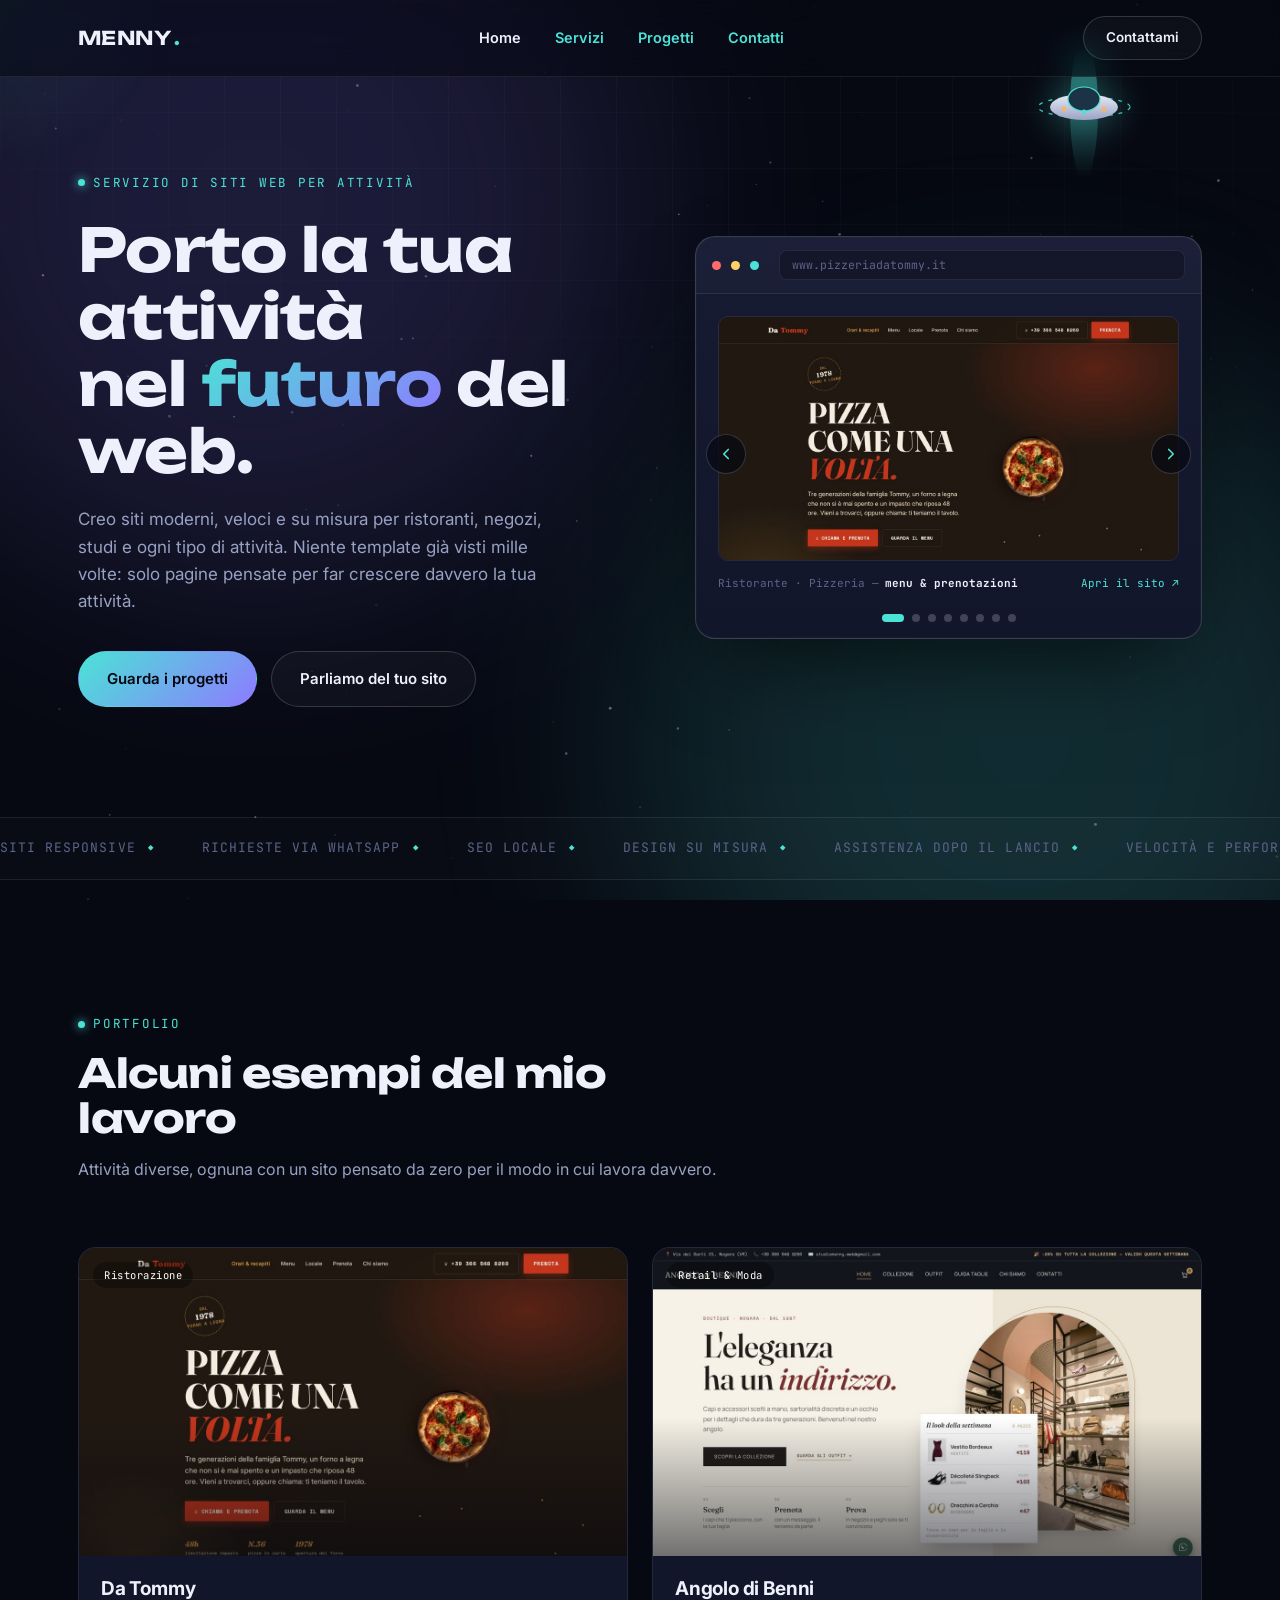
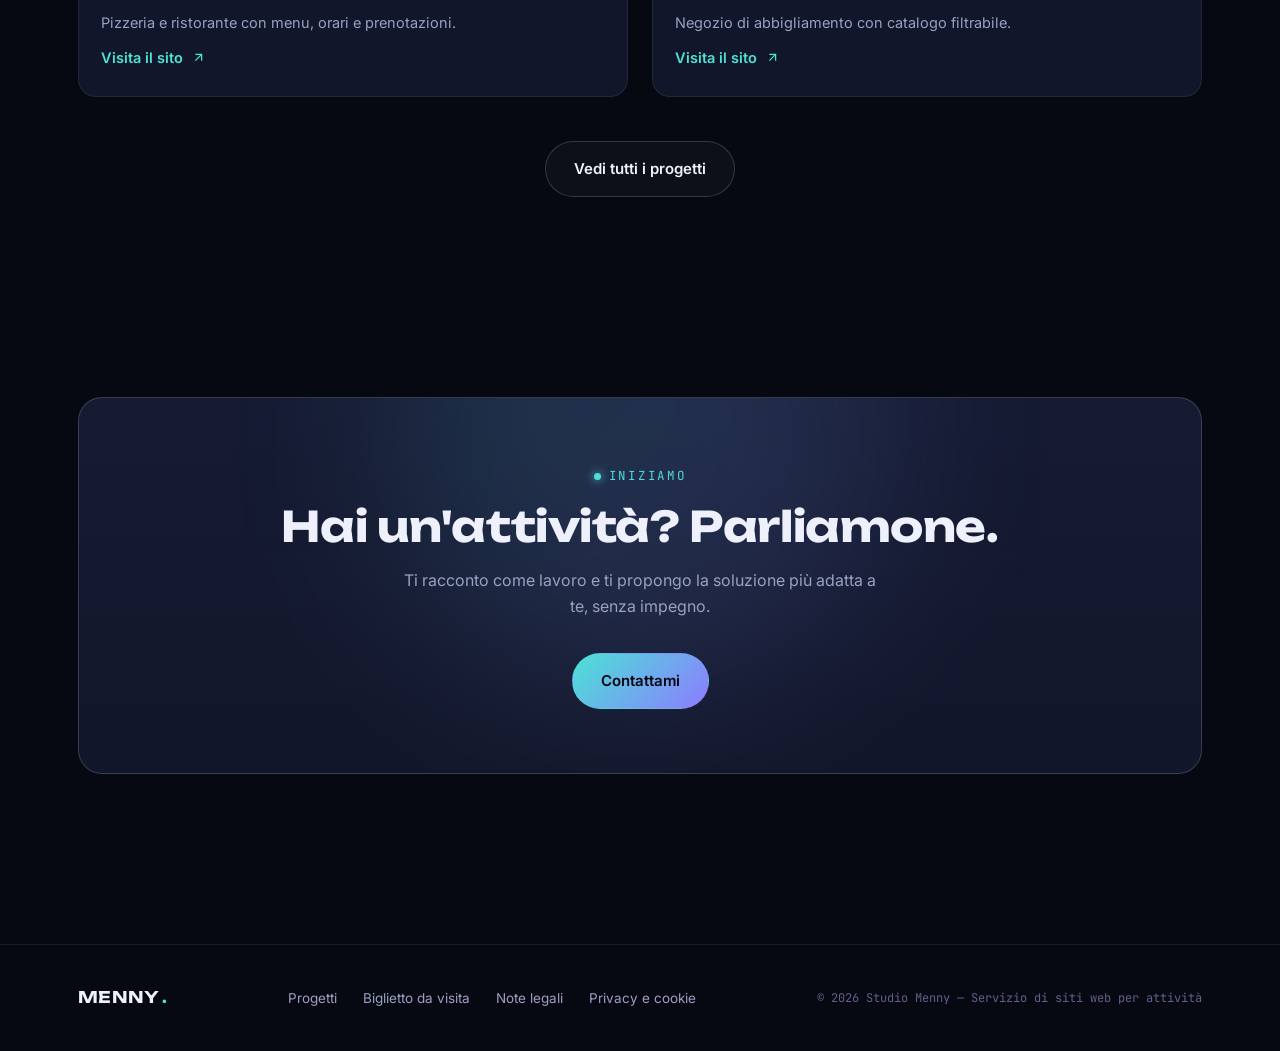
<file: index.html>
<!DOCTYPE html>
<html lang="it">
<head>
<meta charset="UTF-8">
<meta name="viewport" content="width=device-width, initial-scale=1.0">
<title>Studio Menny — Siti web per attività a Nogara e in provincia di Verona</title>
<link rel="icon" type="image/svg+xml" href="data:image/svg+xml,%3Csvg xmlns='http://www.w3.org/2000/svg' viewBox='0 0 100 100'%3E%3Ccircle cx='50' cy='50' r='48' fill='%230b0e1c'/%3E%3Cellipse cx='50' cy='56' rx='36' ry='10' fill='none' stroke='%234be3d6' stroke-width='4' transform='rotate(-18 50 56)'/%3E%3Ccircle cx='50' cy='46' r='18' fill='%234be3d6'/%3E%3C/svg%3E">
<meta name="description" content="Creo siti web moderni e su misura per ristoranti, negozi, studi e ogni tipo di attività a Nogara, nella Bassa veronese e in provincia di Verona. Portfolio, progetti e contatti.">
<link rel="canonical" href="https://www.studiomenny.it/">
<meta property="og:type" content="website">
<meta property="og:site_name" content="Studio Menny">
<meta property="og:locale" content="it_IT">
<meta property="og:title" content="Studio Menny — Siti web per attività a Nogara e in provincia di Verona">
<meta property="og:description" content="Creo siti web moderni e su misura per ristoranti, negozi, studi e ogni tipo di attività a Nogara, nella Bassa veronese e in provincia di Verona. Portfolio, progetti e contatti.">
<meta property="og:url" content="https://www.studiomenny.it/">
<meta property="og:image" content="https://www.studiomenny.it/images/og-studiomenny.jpg">
<meta property="og:image:width" content="1200">
<meta property="og:image:height" content="630">
<meta property="og:image:alt" content="Studio Menny, siti web per attività">
<meta name="twitter:card" content="summary_large_image">
<meta name="twitter:image" content="https://www.studiomenny.it/images/og-studiomenny.jpg">
<script type="application/ld+json">
{"@context":"https://schema.org","@type":"ProfessionalService","name":"Studio Menny","url":"https://www.studiomenny.it/","image":"https://www.studiomenny.it/images/og-studiomenny.jpg","email":"studiomenny.web@gmail.com","description":"Siti web su misura per ristoranti, negozi, studi e attività.","areaServed":["Nogara","Bassa veronese","Provincia di Verona"]}
</script>
<link rel="preconnect" href="https://fonts.googleapis.com">
<link rel="preconnect" href="https://fonts.gstatic.com" crossorigin>
<link href="https://fonts.googleapis.com/css2?family=Unbounded:wght@500;700;900&family=Inter:wght@400;500;600;700&family=JetBrains+Mono:wght@400;500&display=swap" rel="stylesheet">
<link rel="stylesheet" href="css/style.css">
</head>
<body>

<div id="scroll-progress" aria-hidden="true"></div>
<div id="cursor-glow" aria-hidden="true"></div>
<canvas id="starfield" aria-hidden="true"></canvas>
<div class="ambient" aria-hidden="true"></div>
<div class="grid-overlay" aria-hidden="true"></div>

<header>
  <nav>
    <a href="index.html" class="logo">MENNY<span>.</span></a>
    <ul class="nav-links">
      <li><a href="index.html" class="is-current">Home</a></li>
      <li><a href="servizi.html">Servizi</a></li>
      <li><a href="progetti.html">Progetti</a></li>
      <li><a href="contatti.html">Contatti</a></li>
    </ul>
    <div class="nav-cta">
      <a href="contatti.html" class="btn btn-ghost btn-sm">Contattami</a>
    </div>
    <button class="menu-toggle" aria-label="Apri menu"><span></span><span></span><span></span></button>
  </nav>
</header>

<main>

  <section class="hero wrap">
    <div class="hero-copy hero-reveal">
      <span class="eyebrow">Servizio di siti web per attività</span>
      <h1>Porto la tua attività<br>nel <span class="grad-text">futuro</span> del web.</h1>
      <p>Creo siti moderni, veloci e su misura per ristoranti, negozi, studi e ogni tipo di attività. Niente template già visti mille volte: solo pagine pensate per far crescere davvero la tua attività.</p>
      <div class="hero-actions">
        <a href="progetti.html" class="btn btn-primary">Guarda i progetti</a>
        <a href="contatti.html" class="btn btn-ghost">Parliamo del tuo sito</a>
      </div>
    </div>

    <div class="hud" aria-roledescription="carosello" aria-label="Anteprime dei progetti">
      <div class="hud-bar">
        <div class="hud-dot"></div><div class="hud-dot"></div><div class="hud-dot"></div>
        <div class="hud-url" id="hud-url">www.pizzeriadatommy.it</div>
      </div>
      <div class="hud-stage">
        <button class="hud-arrow prev" type="button" aria-label="Progetto precedente"><svg viewBox="0 0 24 24" fill="none" stroke="currentColor" stroke-width="2.2" stroke-linecap="round" stroke-linejoin="round"><path d="M15 18l-6-6 6-6"/></svg></button>
        <button class="hud-arrow next" type="button" aria-label="Progetto successivo"><svg viewBox="0 0 24 24" fill="none" stroke="currentColor" stroke-width="2.2" stroke-linecap="round" stroke-linejoin="round"><path d="M9 18l6-6-6-6"/></svg></button>
        <a class="hud-frame is-active" data-url="www.pizzeriadatommy.it" href="https://studiomenny.github.io/PIZZERIA-DA-TOMMY/" target="_blank" rel="noopener" aria-label="Apri il sito Da Tommy">
          <img class="hud-shot" src="images/progetti/da-tommy.jpg" alt="Home del sito Da Tommy" width="1200" height="750" decoding="async">
          <div class="hud-caption">Ristorante · Pizzeria — <b>menu &amp; prenotazioni</b> <span class="hud-open">Apri il sito ↗</span></div>
        </a>
        <a class="hud-frame" data-url="www.dolcechiara.it" href="https://studiomenny.github.io/DOLCE-CHIARA/" target="_blank" rel="noopener" aria-label="Apri il sito Dolce Chiara">
          <img class="hud-shot" src="images/progetti/dolce-chiara.jpg" alt="Home del sito Dolce Chiara" width="1200" height="750" decoding="async">
          <div class="hud-caption">Pasticceria &amp; caffetteria — <b>catalogo prodotti</b> <span class="hud-open">Apri il sito ↗</span></div>
        </a>
        <a class="hud-frame" data-url="www.angolodibenni.it" href="https://studiomenny.github.io/ANGOLO-DI-BENNI/" target="_blank" rel="noopener" aria-label="Apri il sito Angolo di Benni">
          <img class="hud-shot" src="images/progetti/angolo-di-benni.jpg" alt="Home del sito Angolo di Benni" width="1200" height="750" decoding="async">
          <div class="hud-caption">Abbigliamento — <b>catalogo filtrabile</b> <span class="hud-open">Apri il sito ↗</span></div>
        </a>
        <a class="hud-frame" data-url="www.polleriaosvaldo.it" href="https://studiomenny.github.io/POLLERIA-OSVALDO/" target="_blank" rel="noopener" aria-label="Apri il sito La Polleria">
          <img class="hud-shot" src="images/progetti/polleria-osvaldo.jpg" alt="Home del sito La Polleria" width="1200" height="750" decoding="async">
          <div class="hud-caption">Polleria · Rosticceria — <b>ordini WhatsApp</b> <span class="hud-open">Apri il sito ↗</span></div>
        </a>
        <a class="hud-frame" data-url="www.br1tattoostudio.it" href="https://studiomenny.github.io/BR1-TATTOO/" target="_blank" rel="noopener" aria-label="Apri il sito BR1 Tattoo Studio">
          <img class="hud-shot" src="images/progetti/br1-tattoo.jpg" alt="Home del sito BR1 Tattoo Studio" width="1200" height="750" decoding="async">
          <div class="hud-caption">Tattoo studio — <b>portfolio &amp; prenotazioni</b> <span class="hud-open">Apri il sito ↗</span></div>
        </a>
        <a class="hud-frame" data-url="www.studiolinea.it" href="https://studiomenny.github.io/STUDIO-LINEA/" target="_blank" rel="noopener" aria-label="Apri il sito Studio Linea">
          <img class="hud-shot" src="images/progetti/studio-linea.jpg" alt="Home del sito Studio Linea" width="1200" height="750" decoding="async">
          <div class="hud-caption">Studio di architettura — <b>progetti &amp; sopralluoghi</b> <span class="hud-open">Apri il sito ↗</span></div>
        </a>
        <a class="hud-frame" data-url="www.fioridianna.it" href="https://studiomenny.github.io/FIORI-DI-ANNA/" target="_blank" rel="noopener" aria-label="Apri il sito Fiori di Anna">
          <img class="hud-shot" src="images/progetti/fiori-di-anna.jpg" alt="Home del sito Fiori di Anna" width="1200" height="750" decoding="async">
          <div class="hud-caption">Fioreria — <b>componi il tuo mazzo</b> <span class="hud-open">Apri il sito ↗</span></div>
        </a>
        <a class="hud-frame" data-url="www.barcentrale.it" href="https://studiomenny.github.io/BAR-CENTRALE/" target="_blank" rel="noopener" aria-label="Apri il sito Bar Centrale">
          <img class="hud-shot" src="images/progetti/bar-centrale.jpg" alt="Home del sito Bar Centrale" width="1200" height="750" decoding="async">
          <div class="hud-caption">Bar · Caffetteria — <b>listino &amp; aperitivi</b> <span class="hud-open">Apri il sito ↗</span></div>
        </a>
      </div>
      <div class="hud-dots" role="tablist" aria-label="Scegli progetto"></div>
    </div>

    <div class="ufo-wrap" aria-hidden="true">
      <svg viewBox="0 0 150 130" width="150" height="130">
        <ellipse class="ufo-beam" cx="75" cy="60" rx="14" ry="70" fill="url(#beamGrad)"/>
        <defs>
          <linearGradient id="beamGrad" x1="0" y1="0" x2="0" y2="1">
            <stop offset="0%" stop-color="#4be3d6" stop-opacity="0.55"/>
            <stop offset="100%" stop-color="#4be3d6" stop-opacity="0"/>
          </linearGradient>
          <linearGradient id="hullGrad" x1="0" y1="0" x2="0" y2="1">
            <stop offset="0%" stop-color="#e9ecf7"/>
            <stop offset="100%" stop-color="#9aa3c4"/>
          </linearGradient>
        </defs>
        <ellipse class="ufo-ring" cx="75" cy="58" rx="46" ry="10" fill="none" stroke="#4be3d6" stroke-width="1.4" stroke-dasharray="4 6" opacity="0.8"/>
        <ellipse cx="75" cy="58" rx="34" ry="13" fill="url(#hullGrad)"/>
        <ellipse cx="75" cy="50" rx="16" ry="12" fill="#161b33" stroke="#4be3d6" stroke-width="1.2"/>
        <ellipse cx="75" cy="50" rx="16" ry="12" fill="#4be3d6" opacity="0.12"/>
        <circle cx="55" cy="60" r="2.4" fill="#ffb463"/>
        <circle cx="75" cy="63" r="2.4" fill="#4be3d6"/>
        <circle cx="95" cy="60" r="2.4" fill="#ffb463"/>
      </svg>
    </div>
  </section>

  <div class="marquee-wrap">
    <div class="marquee" id="marquee">
      <span>Siti responsive</span><span>Richieste via WhatsApp</span><span>SEO locale</span><span>Design su misura</span><span>Assistenza dopo il lancio</span><span>Velocità e performance</span>
      <span>Siti responsive</span><span>Richieste via WhatsApp</span><span>SEO locale</span><span>Design su misura</span><span>Assistenza dopo il lancio</span><span>Velocità e performance</span>
    </div>
  </div>

  <section class="section">
    <div class="wrap">
      <div class="section-head reveal-up">
        <span class="eyebrow">Portfolio</span>
        <h2>Alcuni esempi del mio lavoro</h2>
        <p>Attività diverse, ognuna con un sito pensato da zero per il modo in cui lavora davvero.</p>
      </div>
      <div class="projects">
        <a class="project-card reveal-up" href="https://studiomenny.github.io/PIZZERIA-DA-TOMMY/" target="_blank" rel="noopener">
          <div class="project-top project-shot">
            <img src="images/progetti/da-tommy.jpg" alt="Home del sito Da Tommy" width="1200" height="750" loading="lazy" decoding="async">
            <span class="project-tag">Ristorazione</span>
          </div>
          <div class="project-body">
            <h3>Da Tommy</h3>
            <p>Pizzeria e ristorante con menu, orari e prenotazioni.</p>
            <span class="project-link">Visita il sito <svg viewBox="0 0 24 24" fill="none" stroke="currentColor" stroke-width="2"><path d="M7 17L17 7M7 7h10v10"/></svg></span>
          </div>
        </a>
        <a class="project-card reveal-up" href="https://studiomenny.github.io/ANGOLO-DI-BENNI/" target="_blank" rel="noopener">
          <div class="project-top project-shot">
            <img src="images/progetti/angolo-di-benni.jpg" alt="Home del sito Angolo di Benni" width="1200" height="750" loading="lazy" decoding="async">
            <span class="project-tag">Retail &amp; Moda</span>
          </div>
          <div class="project-body">
            <h3>Angolo di Benni</h3>
            <p>Negozio di abbigliamento con catalogo filtrabile.</p>
            <span class="project-link">Visita il sito <svg viewBox="0 0 24 24" fill="none" stroke="currentColor" stroke-width="2"><path d="M7 17L17 7M7 7h10v10"/></svg></span>
          </div>
        </a>
      </div>
      <div style="text-align:center; margin-top:44px;">
        <a href="progetti.html" class="btn btn-ghost reveal-up">Vedi tutti i progetti</a>
      </div>
    </div>
  </section>

  <section class="section compact">
    <div class="wrap">
      <div class="contact-panel reveal-up">
        <span class="eyebrow">Iniziamo</span>
        <h2 style="margin-top:16px;">Hai un'attività? Parliamone.</h2>
        <p>Ti racconto come lavoro e ti propongo la soluzione più adatta a te, senza impegno.</p>
        <div class="contact-actions">
          <a href="contatti.html" class="btn btn-primary">Contattami</a>
        </div>
      </div>
    </div>
  </section>

</main>

<footer>
  <div class="wrap footer-row">
    <a href="index.html" class="logo" style="font-size:16px;">MENNY<span>.</span></a>
    <ul class="footer-links">
      <li><a href="progetti.html">Progetti</a></li>
      <li><a href="biglietto-da-visita.html">Biglietto da visita</a></li>
      <li><a href="note-legali.html">Note legali</a></li>
      <li><a href="note-legali.html#privacy">Privacy e cookie</a></li>
    </ul>
    <span class="footer-note">© <span id="footer-year">2026</span> Studio Menny — Servizio di siti web per attività</span>
  </div>
</footer>

<script src="js/main.js"></script>
</body>
</html>
</file>
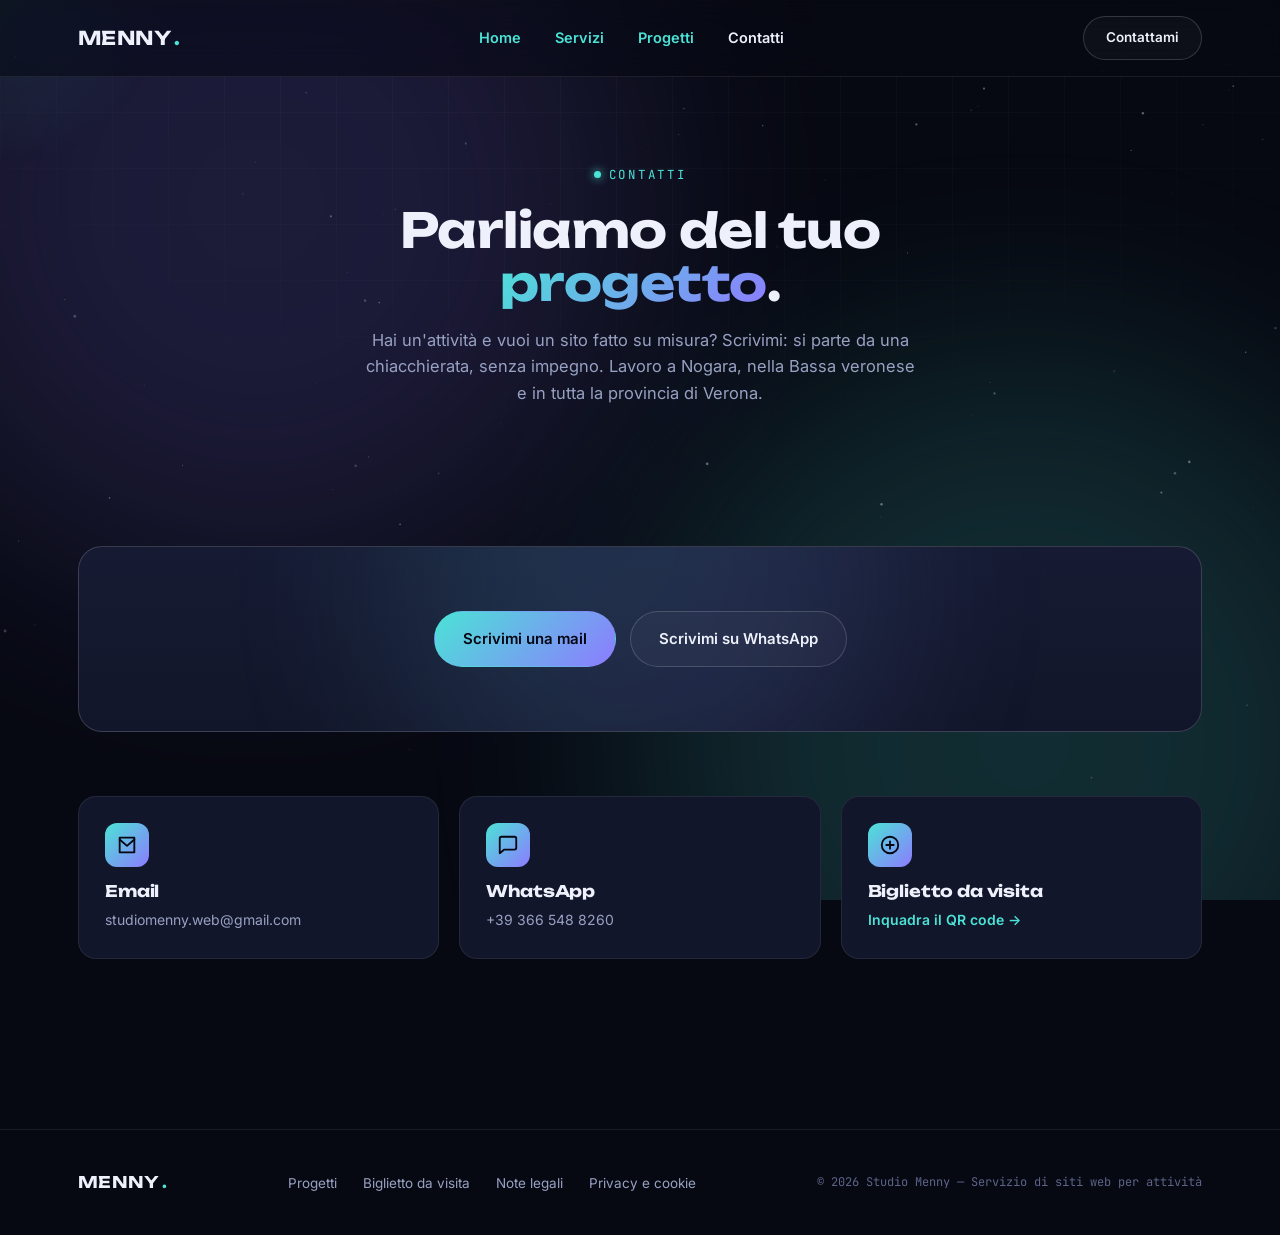
<file: contatti.html>
<!DOCTYPE html>
<html lang="it">
<head>
<meta charset="UTF-8">
<meta name="viewport" content="width=device-width, initial-scale=1.0">
<title>Contatti — Studio Menny</title>
<link rel="icon" type="image/svg+xml" href="data:image/svg+xml,%3Csvg xmlns='http://www.w3.org/2000/svg' viewBox='0 0 100 100'%3E%3Ccircle cx='50' cy='50' r='48' fill='%230b0e1c'/%3E%3Cellipse cx='50' cy='56' rx='36' ry='10' fill='none' stroke='%234be3d6' stroke-width='4' transform='rotate(-18 50 56)'/%3E%3Ccircle cx='50' cy='46' r='18' fill='%234be3d6'/%3E%3C/svg%3E">
<meta name="description" content="Contattami per parlare del sito della tua attività: email o WhatsApp.">
<link rel="canonical" href="https://www.studiomenny.it/contatti.html">
<meta property="og:type" content="website">
<meta property="og:site_name" content="Studio Menny">
<meta property="og:locale" content="it_IT">
<meta property="og:title" content="Contatti — Studio Menny">
<meta property="og:description" content="Contattami per parlare del sito della tua attività: email o WhatsApp.">
<meta property="og:url" content="https://www.studiomenny.it/contatti.html">
<meta property="og:image" content="https://www.studiomenny.it/images/og-studiomenny.jpg">
<meta property="og:image:width" content="1200">
<meta property="og:image:height" content="630">
<meta property="og:image:alt" content="Studio Menny, siti web per attività">
<meta name="twitter:card" content="summary_large_image">
<meta name="twitter:image" content="https://www.studiomenny.it/images/og-studiomenny.jpg">
<link rel="preconnect" href="https://fonts.googleapis.com">
<link rel="preconnect" href="https://fonts.gstatic.com" crossorigin>
<link href="https://fonts.googleapis.com/css2?family=Unbounded:wght@500;700;900&family=Inter:wght@400;500;600;700&family=JetBrains+Mono:wght@400;500&display=swap" rel="stylesheet">
<link rel="stylesheet" href="css/style.css">
</head>
<body>

<div id="scroll-progress" aria-hidden="true"></div>
<div id="cursor-glow" aria-hidden="true"></div>
<canvas id="starfield" aria-hidden="true"></canvas>
<div class="ambient" aria-hidden="true"></div>
<div class="grid-overlay" aria-hidden="true"></div>

<header>
  <nav>
    <a href="index.html" class="logo">MENNY<span>.</span></a>
    <ul class="nav-links">
      <li><a href="index.html">Home</a></li>
      <li><a href="servizi.html">Servizi</a></li>
      <li><a href="progetti.html">Progetti</a></li>
      <li><a href="contatti.html" class="is-current">Contatti</a></li>
    </ul>
    <div class="nav-cta">
      <a href="contatti.html" class="btn btn-ghost btn-sm">Contattami</a>
    </div>
    <button class="menu-toggle" aria-label="Apri menu"><span></span><span></span><span></span></button>
  </nav>
</header>

<main>

  <section class="page-hero wrap">
    <span class="eyebrow">Contatti</span>
    <h1>Parliamo del tuo <span class="grad-text">progetto</span>.</h1>
    <p>Hai un'attività e vuoi un sito fatto su misura? Scrivimi: si parte da una chiacchierata, senza impegno. Lavoro a Nogara, nella Bassa veronese e in tutta la provincia di Verona.</p>
  </section>

  <section class="section compact">
    <div class="wrap">
      <div class="contact-panel reveal-up">
        <div class="contact-actions">
          <a href="mailto:studiomenny.web@gmail.com" class="btn btn-primary">Scrivimi una mail</a>
          <a href="https://wa.me/393665488260" target="_blank" rel="noopener" class="btn btn-ghost">Scrivimi su WhatsApp</a>
        </div>
      </div>

      <div class="contact-methods">
        <div class="contact-method reveal-up">
          <div class="service-icon"><svg viewBox="0 0 24 24" fill="none" stroke-width="2" stroke-linecap="round" stroke-linejoin="round"><path d="M4 4h16v16H4z"/><path d="M4 6l8 7 8-7"/></svg></div>
          <h3>Email</h3>
          <p>studiomenny.web@gmail.com</p>
        </div>
        <div class="contact-method reveal-up">
          <div class="service-icon"><svg viewBox="0 0 24 24" fill="none" stroke-width="2" stroke-linecap="round" stroke-linejoin="round"><path d="M21 15a2 2 0 0 1-2 2H8l-5 4V5a2 2 0 0 1 2-2h14a2 2 0 0 1 2 2z"/></svg></div>
          <h3>WhatsApp</h3>
          <p>+39 366 548 8260</p>
        </div>
        <div class="contact-method reveal-up">
          <div class="service-icon"><svg viewBox="0 0 24 24" fill="none" stroke-width="2" stroke-linecap="round" stroke-linejoin="round"><circle cx="12" cy="12" r="9"/><path d="M8 12h8M12 8v8"/></svg></div>
          <h3>Biglietto da visita</h3>
          <p><a href="biglietto-da-visita.html" style="color:var(--cyan); font-weight:600;">Inquadra il QR code →</a></p>
        </div>
      </div>
    </div>
  </section>

</main>

<footer>
  <div class="wrap footer-row">
    <a href="index.html" class="logo" style="font-size:16px;">MENNY<span>.</span></a>
    <ul class="footer-links">
      <li><a href="progetti.html">Progetti</a></li>
      <li><a href="biglietto-da-visita.html">Biglietto da visita</a></li>
      <li><a href="note-legali.html">Note legali</a></li>
      <li><a href="note-legali.html#privacy">Privacy e cookie</a></li>
    </ul>
    <span class="footer-note">© <span id="footer-year">2026</span> Studio Menny — Servizio di siti web per attività</span>
  </div>
</footer>

<script src="js/main.js"></script>
</body>
</html>
</file>
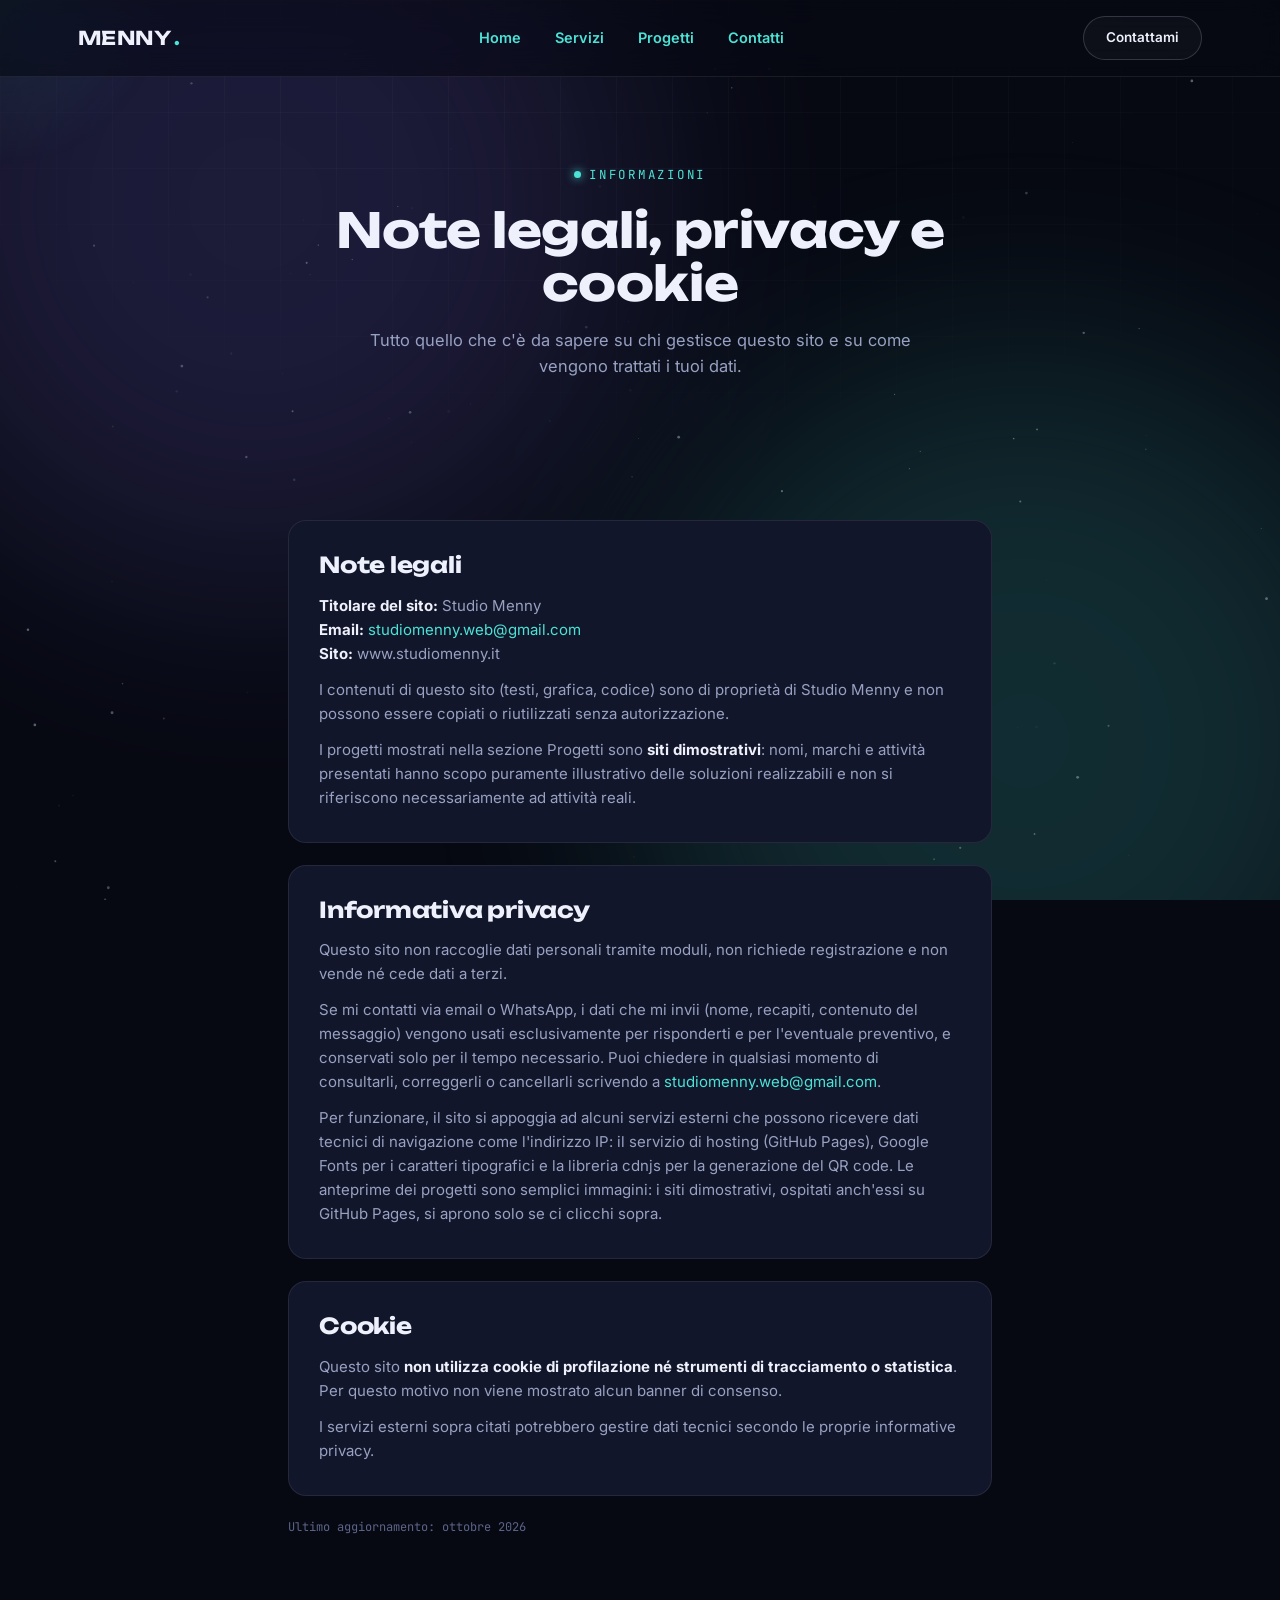
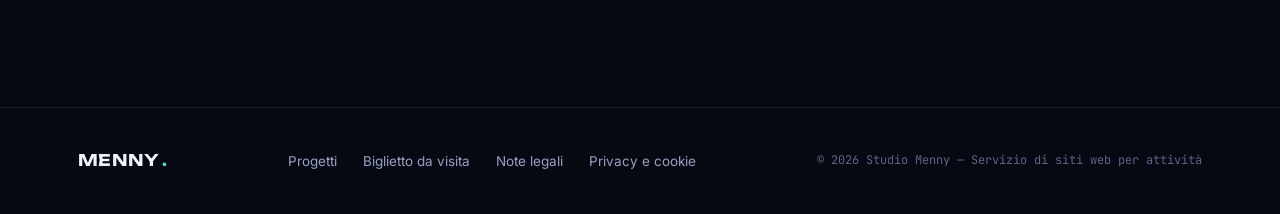
<file: note-legali.html>
<!DOCTYPE html>
<html lang="it">
<head>
<meta charset="UTF-8">
<meta name="viewport" content="width=device-width, initial-scale=1.0">
<title>Note legali, privacy e cookie — Studio Menny</title>
<link rel="icon" type="image/svg+xml" href="data:image/svg+xml,%3Csvg xmlns='http://www.w3.org/2000/svg' viewBox='0 0 100 100'%3E%3Ccircle cx='50' cy='50' r='48' fill='%230b0e1c'/%3E%3Cellipse cx='50' cy='56' rx='36' ry='10' fill='none' stroke='%234be3d6' stroke-width='4' transform='rotate(-18 50 56)'/%3E%3Ccircle cx='50' cy='46' r='18' fill='%234be3d6'/%3E%3C/svg%3E">
<meta name="description" content="Note legali, informativa privacy e cookie del sito Studio Menny.">
<link rel="canonical" href="https://www.studiomenny.it/note-legali.html">
<meta property="og:type" content="website">
<meta property="og:site_name" content="Studio Menny">
<meta property="og:locale" content="it_IT">
<meta property="og:title" content="Note legali, privacy e cookie — Studio Menny">
<meta property="og:description" content="Note legali, informativa privacy e cookie del sito Studio Menny.">
<meta property="og:url" content="https://www.studiomenny.it/note-legali.html">
<meta property="og:image" content="https://www.studiomenny.it/images/og-studiomenny.jpg">
<meta property="og:image:width" content="1200">
<meta property="og:image:height" content="630">
<meta property="og:image:alt" content="Studio Menny, siti web per attività">
<meta name="twitter:card" content="summary_large_image">
<meta name="twitter:image" content="https://www.studiomenny.it/images/og-studiomenny.jpg">
<link rel="preconnect" href="https://fonts.googleapis.com">
<link rel="preconnect" href="https://fonts.gstatic.com" crossorigin>
<link href="https://fonts.googleapis.com/css2?family=Unbounded:wght@500;700;900&family=Inter:wght@400;500;600;700&family=JetBrains+Mono:wght@400;500&display=swap" rel="stylesheet">
<link rel="stylesheet" href="css/style.css">
</head>
<body>

<div id="scroll-progress" aria-hidden="true"></div>
<div id="cursor-glow" aria-hidden="true"></div>
<canvas id="starfield" aria-hidden="true"></canvas>
<div class="ambient" aria-hidden="true"></div>
<div class="grid-overlay" aria-hidden="true"></div>

<header>
  <nav>
    <a href="index.html" class="logo">MENNY<span>.</span></a>
    <ul class="nav-links">
      <li><a href="index.html">Home</a></li>
      <li><a href="servizi.html">Servizi</a></li>
      <li><a href="progetti.html">Progetti</a></li>
      <li><a href="contatti.html">Contatti</a></li>
    </ul>
    <div class="nav-cta">
      <a href="contatti.html" class="btn btn-ghost btn-sm">Contattami</a>
    </div>
    <button class="menu-toggle" aria-label="Apri menu"><span></span><span></span><span></span></button>
  </nav>
</header>

<main>

  <section class="page-hero wrap">
    <span class="eyebrow">Informazioni</span>
    <h1>Note legali, privacy e cookie</h1>
    <p>Tutto quello che c'è da sapere su chi gestisce questo sito e su come vengono trattati i tuoi dati.</p>
  </section>

  <section class="section compact">
    <div class="wrap legal">

      <div class="legal-block reveal-up" id="note-legali">
        <h2>Note legali</h2>
        <p><strong>Titolare del sito:</strong> Studio Menny<br>
        <strong>Email:</strong> <a href="mailto:studiomenny.web@gmail.com">studiomenny.web@gmail.com</a><br>
        <strong>Sito:</strong> www.studiomenny.it</p>
        <p>I contenuti di questo sito (testi, grafica, codice) sono di proprietà di Studio Menny e non possono essere copiati o riutilizzati senza autorizzazione.</p>
        <p>I progetti mostrati nella sezione Progetti sono <strong>siti dimostrativi</strong>: nomi, marchi e attività presentati hanno scopo puramente illustrativo delle soluzioni realizzabili e non si riferiscono necessariamente ad attività reali.</p>
      </div>

      <div class="legal-block reveal-up" id="privacy">
        <h2>Informativa privacy</h2>
        <p>Questo sito non raccoglie dati personali tramite moduli, non richiede registrazione e non vende né cede dati a terzi.</p>
        <p>Se mi contatti via email o WhatsApp, i dati che mi invii (nome, recapiti, contenuto del messaggio) vengono usati esclusivamente per risponderti e per l'eventuale preventivo, e conservati solo per il tempo necessario. Puoi chiedere in qualsiasi momento di consultarli, correggerli o cancellarli scrivendo a <a href="mailto:studiomenny.web@gmail.com">studiomenny.web@gmail.com</a>.</p>
        <p>Per funzionare, il sito si appoggia ad alcuni servizi esterni che possono ricevere dati tecnici di navigazione come l'indirizzo IP: il servizio di hosting (GitHub Pages), Google Fonts per i caratteri tipografici e la libreria cdnjs per la generazione del QR code. Le anteprime dei progetti sono semplici immagini: i siti dimostrativi, ospitati anch'essi su GitHub Pages, si aprono solo se ci clicchi sopra.</p>
      </div>

      <div class="legal-block reveal-up" id="cookie">
        <h2>Cookie</h2>
        <p>Questo sito <strong>non utilizza cookie di profilazione né strumenti di tracciamento o statistica</strong>. Per questo motivo non viene mostrato alcun banner di consenso.</p>
        <p>I servizi esterni sopra citati potrebbero gestire dati tecnici secondo le proprie informative privacy.</p>
      </div>

      <p class="legal-updated">Ultimo aggiornamento: ottobre 2026</p>
    </div>
  </section>

</main>

<footer>
  <div class="wrap footer-row">
    <a href="index.html" class="logo" style="font-size:16px;">MENNY<span>.</span></a>
    <ul class="footer-links">
      <li><a href="progetti.html">Progetti</a></li>
      <li><a href="biglietto-da-visita.html">Biglietto da visita</a></li>
      <li><a href="note-legali.html">Note legali</a></li>
      <li><a href="note-legali.html#privacy">Privacy e cookie</a></li>
    </ul>
    <span class="footer-note">© <span id="footer-year">2026</span> Studio Menny — Servizio di siti web per attività</span>
  </div>
</footer>

<script src="js/main.js"></script>
</body>
</html>
</file>
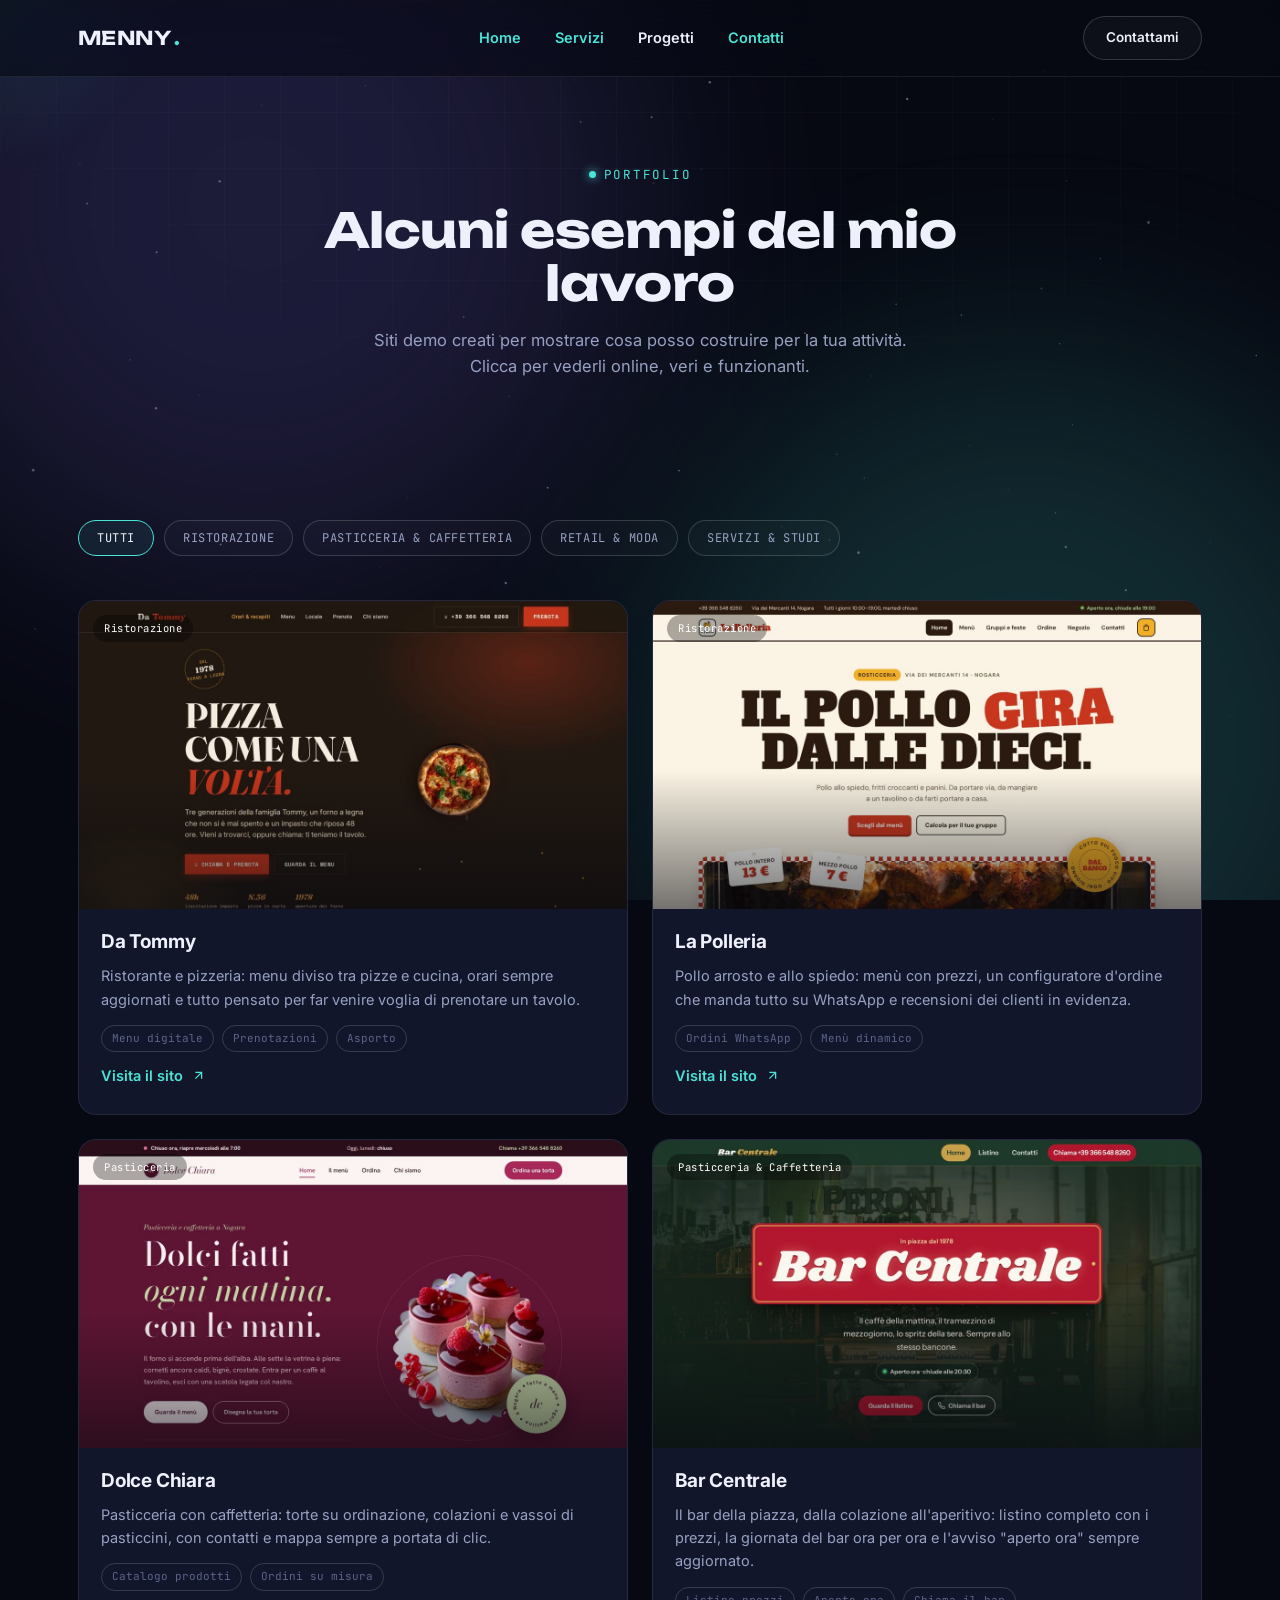
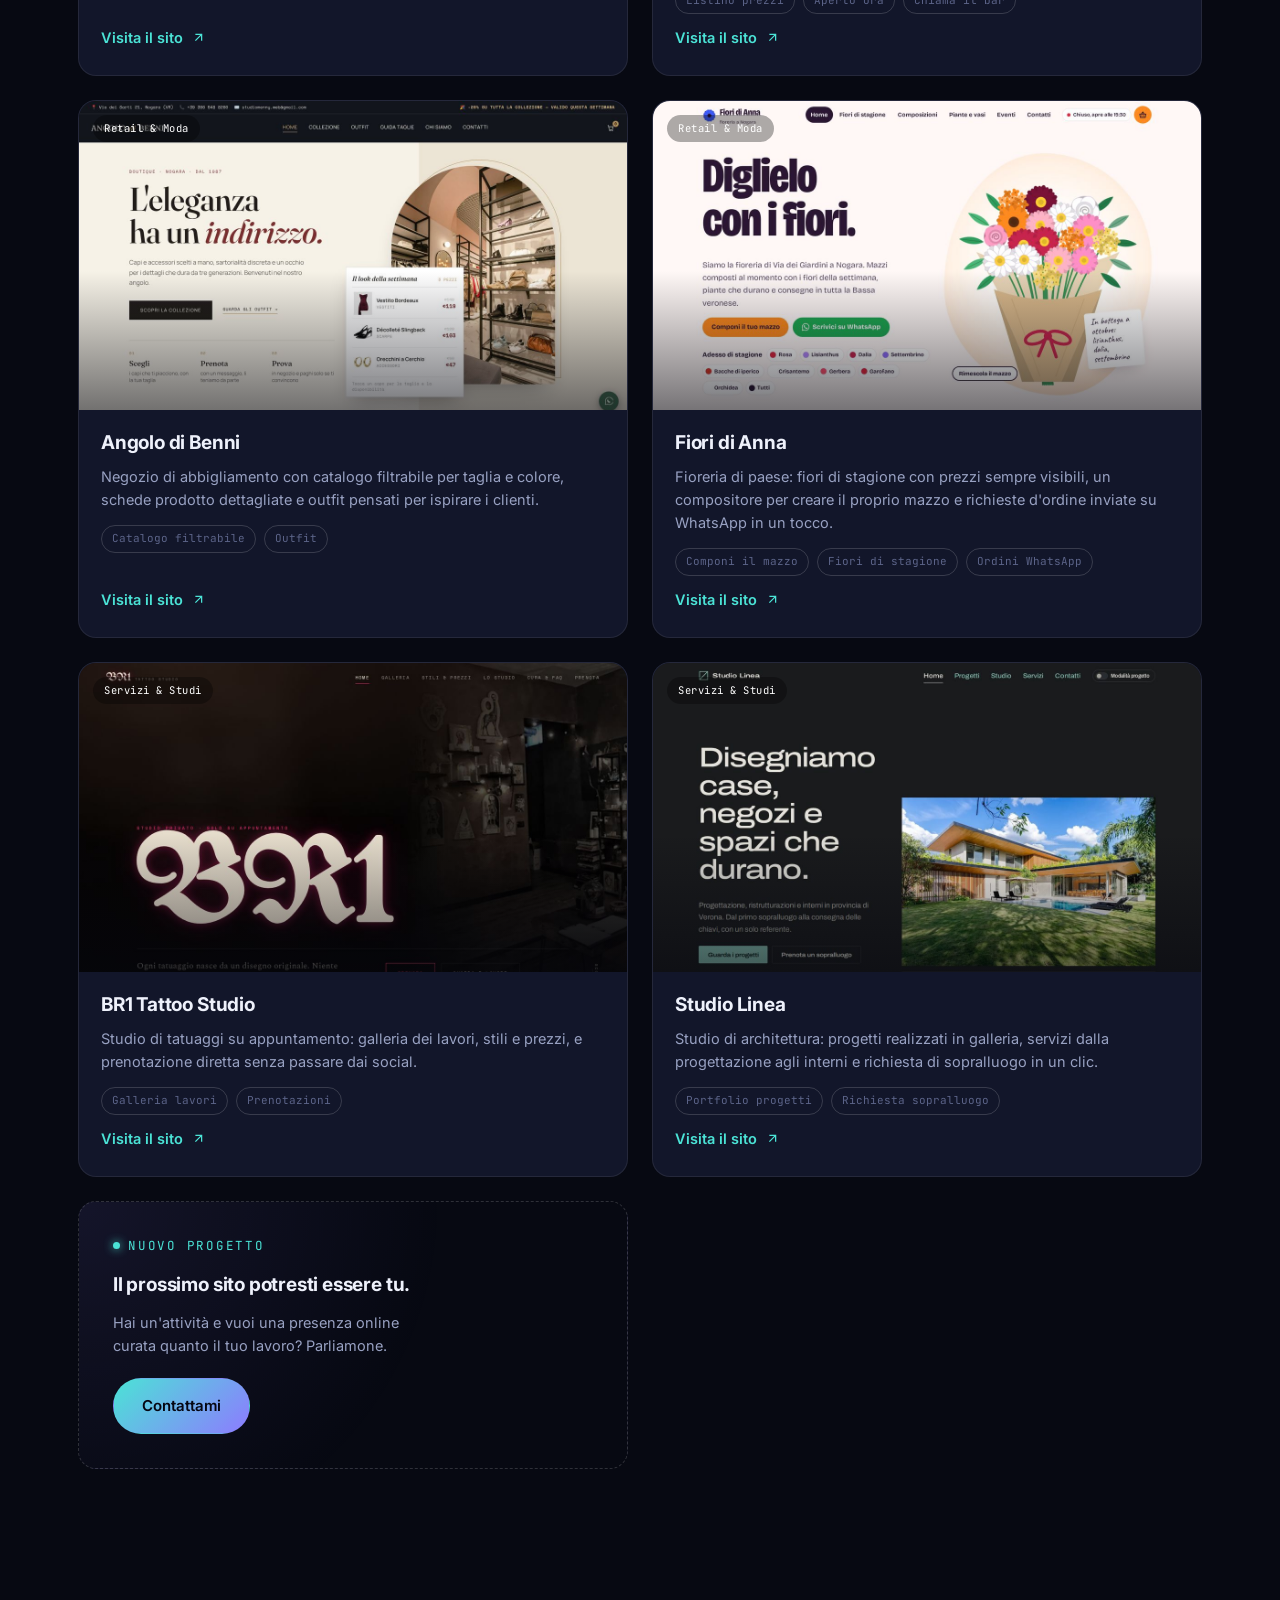
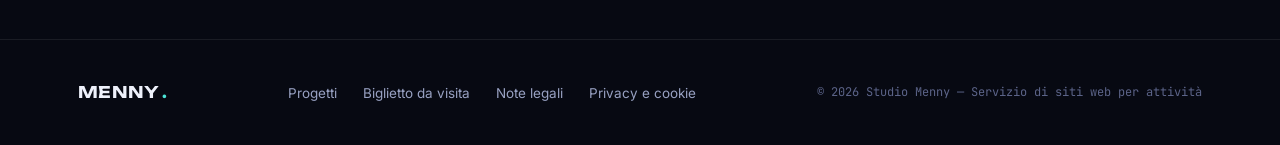
<file: progetti.html>
<!DOCTYPE html>
<html lang="it">
<head>
<meta charset="UTF-8">
<meta name="viewport" content="width=device-width, initial-scale=1.0">
<title>Progetti — Studio Menny</title>
<link rel="icon" type="image/svg+xml" href="data:image/svg+xml,%3Csvg xmlns='http://www.w3.org/2000/svg' viewBox='0 0 100 100'%3E%3Ccircle cx='50' cy='50' r='48' fill='%230b0e1c'/%3E%3Cellipse cx='50' cy='56' rx='36' ry='10' fill='none' stroke='%234be3d6' stroke-width='4' transform='rotate(-18 50 56)'/%3E%3Ccircle cx='50' cy='46' r='18' fill='%234be3d6'/%3E%3C/svg%3E">
<meta name="description" content="Portfolio di siti demo creati per attività diverse: ristorazione, pasticceria, retail e studi. Anteprime live, cliccabili.">
<link rel="canonical" href="https://www.studiomenny.it/progetti.html">
<meta property="og:type" content="website">
<meta property="og:site_name" content="Studio Menny">
<meta property="og:locale" content="it_IT">
<meta property="og:title" content="Progetti — Studio Menny">
<meta property="og:description" content="Portfolio di siti demo creati per attività diverse: ristorazione, pasticceria, retail e studi. Anteprime live, cliccabili.">
<meta property="og:url" content="https://www.studiomenny.it/progetti.html">
<meta property="og:image" content="https://www.studiomenny.it/images/og-studiomenny.jpg">
<meta property="og:image:width" content="1200">
<meta property="og:image:height" content="630">
<meta property="og:image:alt" content="Studio Menny, siti web per attività">
<meta name="twitter:card" content="summary_large_image">
<meta name="twitter:image" content="https://www.studiomenny.it/images/og-studiomenny.jpg">
<link rel="preconnect" href="https://fonts.googleapis.com">
<link rel="preconnect" href="https://fonts.gstatic.com" crossorigin>
<link href="https://fonts.googleapis.com/css2?family=Unbounded:wght@500;700;900&family=Inter:wght@400;500;600;700&family=JetBrains+Mono:wght@400;500&display=swap" rel="stylesheet">
<link rel="stylesheet" href="css/style.css">
</head>
<body>

<div id="scroll-progress" aria-hidden="true"></div>
<div id="cursor-glow" aria-hidden="true"></div>
<canvas id="starfield" aria-hidden="true"></canvas>
<div class="ambient" aria-hidden="true"></div>
<div class="grid-overlay" aria-hidden="true"></div>

<header>
  <nav>
    <a href="index.html" class="logo">MENNY<span>.</span></a>
    <ul class="nav-links">
      <li><a href="index.html">Home</a></li>
      <li><a href="servizi.html">Servizi</a></li>
      <li><a href="progetti.html" class="is-current">Progetti</a></li>
      <li><a href="contatti.html">Contatti</a></li>
    </ul>
    <div class="nav-cta">
      <a href="contatti.html" class="btn btn-ghost btn-sm">Contattami</a>
    </div>
    <button class="menu-toggle" aria-label="Apri menu"><span></span><span></span><span></span></button>
  </nav>
</header>

<main>

  <section class="page-hero wrap">
    <span class="eyebrow">Portfolio</span>
    <h1>Alcuni esempi del mio lavoro</h1>
    <p>Siti demo creati per mostrare cosa posso costruire per la tua attività. Clicca per vederli online, veri e funzionanti.</p>
  </section>

  <section class="section compact">
    <div class="wrap">

      <div class="category-tabs reveal-up">
        <button class="category-tab is-active" data-filter="tutti">Tutti</button>
        <button class="category-tab" data-filter="ristorazione">Ristorazione</button>
        <button class="category-tab" data-filter="pasticceria">Pasticceria &amp; Caffetteria</button>
        <button class="category-tab" data-filter="retail">Retail &amp; Moda</button>
        <button class="category-tab" data-filter="servizi">Servizi &amp; Studi</button>
      </div>

      <div class="projects">

        <a class="project-card reveal-up" data-category="ristorazione" href="https://studiomenny.github.io/PIZZERIA-DA-TOMMY/" target="_blank" rel="noopener">
          <div class="project-top project-shot">
            <img src="images/progetti/da-tommy.jpg" alt="Home del sito Da Tommy" width="1200" height="750" loading="lazy" decoding="async">
            <span class="project-tag">Ristorazione</span>
          </div>
          <div class="project-body">
            <h3>Da Tommy</h3>
            <p>Ristorante e pizzeria: menu diviso tra pizze e cucina, orari sempre aggiornati e tutto pensato per far venire voglia di prenotare un tavolo.</p>
            <div class="project-pills"><span class="pill">Menu digitale</span><span class="pill">Prenotazioni</span><span class="pill">Asporto</span></div>
            <span class="project-link">Visita il sito <svg viewBox="0 0 24 24" fill="none" stroke="currentColor" stroke-width="2"><path d="M7 17L17 7M7 7h10v10"/></svg></span>
          </div>
        </a>

        <a class="project-card reveal-up" data-category="ristorazione" href="https://studiomenny.github.io/POLLERIA-OSVALDO/" target="_blank" rel="noopener">
          <div class="project-top project-shot">
            <img src="images/progetti/polleria-osvaldo.jpg" alt="Home del sito La Polleria" width="1200" height="750" loading="lazy" decoding="async">
            <span class="project-tag">Ristorazione</span>
          </div>
          <div class="project-body">
            <h3>La Polleria</h3>
            <p>Pollo arrosto e allo spiedo: menù con prezzi, un configuratore d'ordine che manda tutto su WhatsApp e recensioni dei clienti in evidenza.</p>
            <div class="project-pills"><span class="pill">Ordini WhatsApp</span><span class="pill">Menù dinamico</span></div>
            <span class="project-link">Visita il sito <svg viewBox="0 0 24 24" fill="none" stroke="currentColor" stroke-width="2"><path d="M7 17L17 7M7 7h10v10"/></svg></span>
          </div>
        </a>

        <a class="project-card reveal-up" data-category="pasticceria" href="https://studiomenny.github.io/DOLCE-CHIARA/" target="_blank" rel="noopener">
          <div class="project-top project-shot">
            <img src="images/progetti/dolce-chiara.jpg" alt="Home del sito Dolce Chiara" width="1200" height="750" loading="lazy" decoding="async">
            <span class="project-tag">Pasticceria</span>
          </div>
          <div class="project-body">
            <h3>Dolce Chiara</h3>
            <p>Pasticceria con caffetteria: torte su ordinazione, colazioni e vassoi di pasticcini, con contatti e mappa sempre a portata di clic.</p>
            <div class="project-pills"><span class="pill">Catalogo prodotti</span><span class="pill">Ordini su misura</span></div>
            <span class="project-link">Visita il sito <svg viewBox="0 0 24 24" fill="none" stroke="currentColor" stroke-width="2"><path d="M7 17L17 7M7 7h10v10"/></svg></span>
          </div>
        </a>

        <a class="project-card reveal-up" data-category="pasticceria" href="https://studiomenny.github.io/BAR-CENTRALE/" target="_blank" rel="noopener">
          <div class="project-top project-shot">
            <img src="images/progetti/bar-centrale.jpg" alt="Home del sito Bar Centrale" width="1200" height="750" loading="lazy" decoding="async">
            <span class="project-tag">Pasticceria &amp; Caffetteria</span>
          </div>
          <div class="project-body">
            <h3>Bar Centrale</h3>
            <p>Il bar della piazza, dalla colazione all'aperitivo: listino completo con i prezzi, la giornata del bar ora per ora e l'avviso "aperto ora" sempre aggiornato.</p>
            <div class="project-pills"><span class="pill">Listino prezzi</span><span class="pill">Aperto ora</span><span class="pill">Chiama il bar</span></div>
            <span class="project-link">Visita il sito <svg viewBox="0 0 24 24" fill="none" stroke="currentColor" stroke-width="2"><path d="M7 17L17 7M7 7h10v10"/></svg></span>
          </div>
        </a>

        <a class="project-card reveal-up" data-category="retail" href="https://studiomenny.github.io/ANGOLO-DI-BENNI/" target="_blank" rel="noopener">
          <div class="project-top project-shot">
            <img src="images/progetti/angolo-di-benni.jpg" alt="Home del sito Angolo di Benni" width="1200" height="750" loading="lazy" decoding="async">
            <span class="project-tag">Retail &amp; Moda</span>
          </div>
          <div class="project-body">
            <h3>Angolo di Benni</h3>
            <p>Negozio di abbigliamento con catalogo filtrabile per taglia e colore, schede prodotto dettagliate e outfit pensati per ispirare i clienti.</p>
            <div class="project-pills"><span class="pill">Catalogo filtrabile</span><span class="pill">Outfit</span></div>
            <span class="project-link">Visita il sito <svg viewBox="0 0 24 24" fill="none" stroke="currentColor" stroke-width="2"><path d="M7 17L17 7M7 7h10v10"/></svg></span>
          </div>
        </a>

        <a class="project-card reveal-up" data-category="retail" href="https://studiomenny.github.io/FIORI-DI-ANNA/" target="_blank" rel="noopener">
          <div class="project-top project-shot">
            <img src="images/progetti/fiori-di-anna.jpg" alt="Home del sito Fiori di Anna" width="1200" height="750" loading="lazy" decoding="async">
            <span class="project-tag">Retail &amp; Moda</span>
          </div>
          <div class="project-body">
            <h3>Fiori di Anna</h3>
            <p>Fioreria di paese: fiori di stagione con prezzi sempre visibili, un compositore per creare il proprio mazzo e richieste d'ordine inviate su WhatsApp in un tocco.</p>
            <div class="project-pills"><span class="pill">Componi il mazzo</span><span class="pill">Fiori di stagione</span><span class="pill">Ordini WhatsApp</span></div>
            <span class="project-link">Visita il sito <svg viewBox="0 0 24 24" fill="none" stroke="currentColor" stroke-width="2"><path d="M7 17L17 7M7 7h10v10"/></svg></span>
          </div>
        </a>

        <a class="project-card reveal-up" data-category="servizi" href="https://studiomenny.github.io/BR1-TATTOO/" target="_blank" rel="noopener">
          <div class="project-top project-shot">
            <img src="images/progetti/br1-tattoo.jpg" alt="Home del sito BR1 Tattoo Studio" width="1200" height="750" loading="lazy" decoding="async">
            <span class="project-tag">Servizi &amp; Studi</span>
          </div>
          <div class="project-body">
            <h3>BR1 Tattoo Studio</h3>
            <p>Studio di tatuaggi su appuntamento: galleria dei lavori, stili e prezzi, e prenotazione diretta senza passare dai social.</p>
            <div class="project-pills"><span class="pill">Galleria lavori</span><span class="pill">Prenotazioni</span></div>
            <span class="project-link">Visita il sito <svg viewBox="0 0 24 24" fill="none" stroke="currentColor" stroke-width="2"><path d="M7 17L17 7M7 7h10v10"/></svg></span>
          </div>
        </a>

        <a class="project-card reveal-up" data-category="servizi" href="https://studiomenny.github.io/STUDIO-LINEA/" target="_blank" rel="noopener">
          <div class="project-top project-shot">
            <img src="images/progetti/studio-linea.jpg" alt="Home del sito Studio Linea" width="1200" height="750" loading="lazy" decoding="async">
            <span class="project-tag">Servizi &amp; Studi</span>
          </div>
          <div class="project-body">
            <h3>Studio Linea</h3>
            <p>Studio di architettura: progetti realizzati in galleria, servizi dalla progettazione agli interni e richiesta di sopralluogo in un clic.</p>
            <div class="project-pills"><span class="pill">Portfolio progetti</span><span class="pill">Richiesta sopralluogo</span></div>
            <span class="project-link">Visita il sito <svg viewBox="0 0 24 24" fill="none" stroke="currentColor" stroke-width="2"><path d="M7 17L17 7M7 7h10v10"/></svg></span>
          </div>
        </a>

        <div class="project-cta reveal-up">
          <span class="eyebrow" style="margin-bottom:2px;">Nuovo progetto</span>
          <h3>Il prossimo sito potresti essere tu.</h3>
          <p>Hai un'attività e vuoi una presenza online curata quanto il tuo lavoro? Parliamone.</p>
          <a href="contatti.html" class="btn btn-primary" style="margin-top:4px;">Contattami</a>
        </div>

      </div>
    </div>
  </section>

</main>

<footer>
  <div class="wrap footer-row">
    <a href="index.html" class="logo" style="font-size:16px;">MENNY<span>.</span></a>
    <ul class="footer-links">
      <li><a href="progetti.html">Progetti</a></li>
      <li><a href="biglietto-da-visita.html">Biglietto da visita</a></li>
      <li><a href="note-legali.html">Note legali</a></li>
      <li><a href="note-legali.html#privacy">Privacy e cookie</a></li>
    </ul>
    <span class="footer-note">© <span id="footer-year">2026</span> Studio Menny — Servizio di siti web per attività</span>
  </div>
</footer>

<script src="js/main.js"></script>
</body>
</html>
</file>
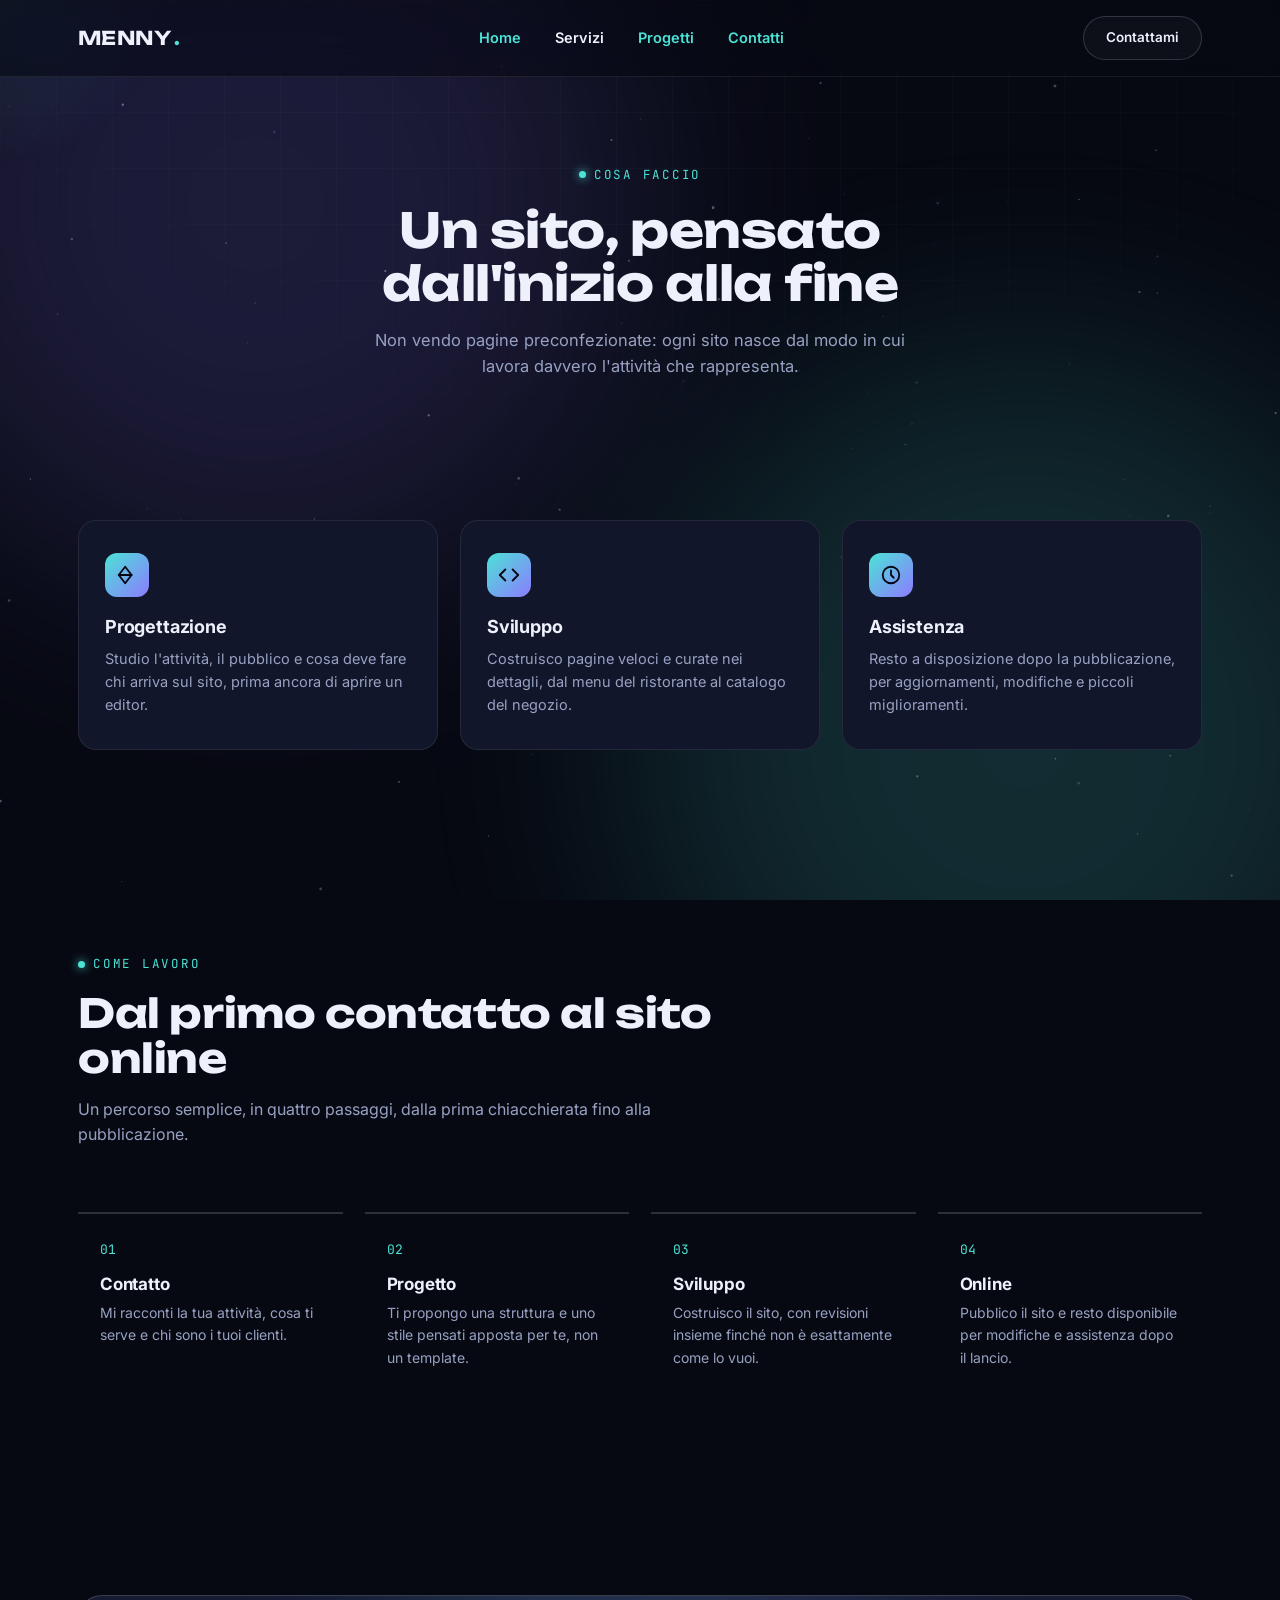
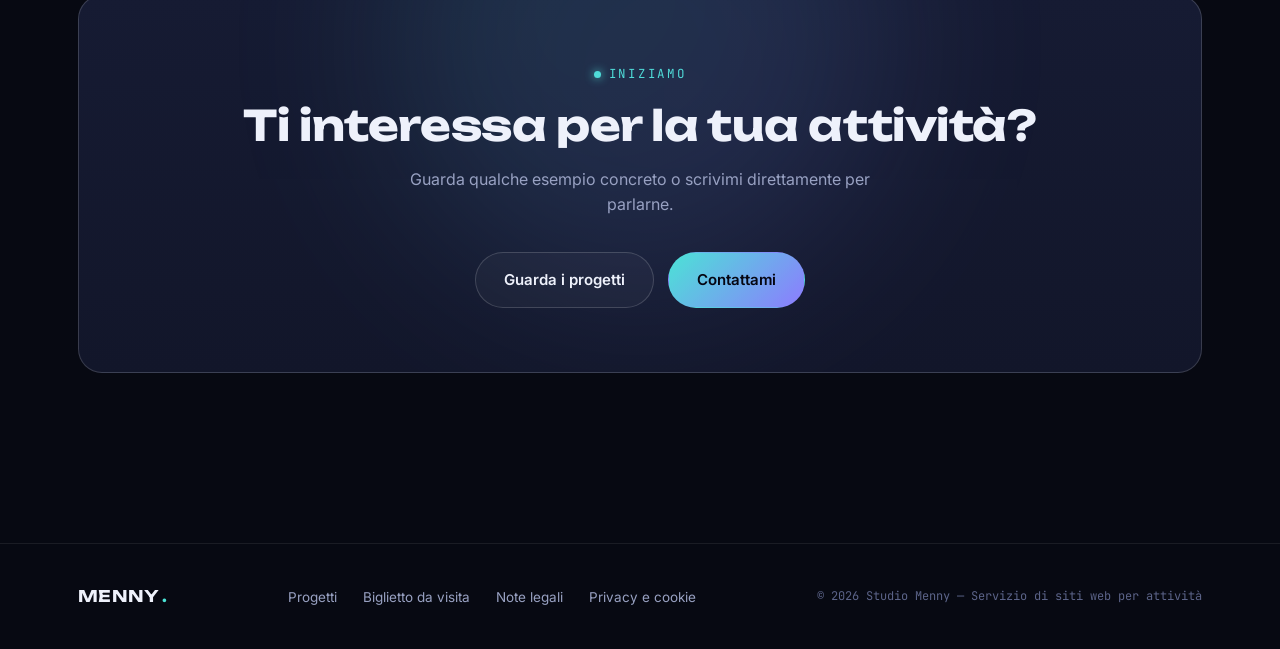
<file: servizi.html>
<!DOCTYPE html>
<html lang="it">
<head>
<meta charset="UTF-8">
<meta name="viewport" content="width=device-width, initial-scale=1.0">
<title>Servizi — Studio Menny</title>
<link rel="icon" type="image/svg+xml" href="data:image/svg+xml,%3Csvg xmlns='http://www.w3.org/2000/svg' viewBox='0 0 100 100'%3E%3Ccircle cx='50' cy='50' r='48' fill='%230b0e1c'/%3E%3Cellipse cx='50' cy='56' rx='36' ry='10' fill='none' stroke='%234be3d6' stroke-width='4' transform='rotate(-18 50 56)'/%3E%3Ccircle cx='50' cy='46' r='18' fill='%234be3d6'/%3E%3C/svg%3E">
<meta name="description" content="Progettazione, sviluppo e assistenza: cosa faccio quando costruisco un sito per la tua attività, e come lavoro passo dopo passo.">
<link rel="canonical" href="https://www.studiomenny.it/servizi.html">
<meta property="og:type" content="website">
<meta property="og:site_name" content="Studio Menny">
<meta property="og:locale" content="it_IT">
<meta property="og:title" content="Servizi — Studio Menny">
<meta property="og:description" content="Progettazione, sviluppo e assistenza: cosa faccio quando costruisco un sito per la tua attività, e come lavoro passo dopo passo.">
<meta property="og:url" content="https://www.studiomenny.it/servizi.html">
<meta property="og:image" content="https://www.studiomenny.it/images/og-studiomenny.jpg">
<meta property="og:image:width" content="1200">
<meta property="og:image:height" content="630">
<meta property="og:image:alt" content="Studio Menny, siti web per attività">
<meta name="twitter:card" content="summary_large_image">
<meta name="twitter:image" content="https://www.studiomenny.it/images/og-studiomenny.jpg">
<link rel="preconnect" href="https://fonts.googleapis.com">
<link rel="preconnect" href="https://fonts.gstatic.com" crossorigin>
<link href="https://fonts.googleapis.com/css2?family=Unbounded:wght@500;700;900&family=Inter:wght@400;500;600;700&family=JetBrains+Mono:wght@400;500&display=swap" rel="stylesheet">
<link rel="stylesheet" href="css/style.css">
</head>
<body>

<div id="scroll-progress" aria-hidden="true"></div>
<div id="cursor-glow" aria-hidden="true"></div>
<canvas id="starfield" aria-hidden="true"></canvas>
<div class="ambient" aria-hidden="true"></div>
<div class="grid-overlay" aria-hidden="true"></div>

<header>
  <nav>
    <a href="index.html" class="logo">MENNY<span>.</span></a>
    <ul class="nav-links">
      <li><a href="index.html">Home</a></li>
      <li><a href="servizi.html" class="is-current">Servizi</a></li>
      <li><a href="progetti.html">Progetti</a></li>
      <li><a href="contatti.html">Contatti</a></li>
    </ul>
    <div class="nav-cta">
      <a href="contatti.html" class="btn btn-ghost btn-sm">Contattami</a>
    </div>
    <button class="menu-toggle" aria-label="Apri menu"><span></span><span></span><span></span></button>
  </nav>
</header>

<main>

  <section class="page-hero wrap">
    <span class="eyebrow">Cosa faccio</span>
    <h1>Un sito, pensato dall'inizio alla fine</h1>
    <p>Non vendo pagine preconfezionate: ogni sito nasce dal modo in cui lavora davvero l'attività che rappresenta.</p>
  </section>

  <section class="section compact">
    <div class="wrap">
      <div class="services">
        <div class="service-card reveal-up">
          <div class="service-icon"><svg viewBox="0 0 24 24" fill="none" stroke-width="2" stroke-linecap="round" stroke-linejoin="round"><path d="M3 12l7-9 7 9-7 9-7-9z"/><path d="M3 12h14"/></svg></div>
          <h3>Progettazione</h3>
          <p>Studio l'attività, il pubblico e cosa deve fare chi arriva sul sito, prima ancora di aprire un editor.</p>
        </div>
        <div class="service-card reveal-up">
          <div class="service-icon"><svg viewBox="0 0 24 24" fill="none" stroke-width="2" stroke-linecap="round" stroke-linejoin="round"><path d="M16 18l6-6-6-6M8 6l-6 6 6 6"/></svg></div>
          <h3>Sviluppo</h3>
          <p>Costruisco pagine veloci e curate nei dettagli, dal menu del ristorante al catalogo del negozio.</p>
        </div>
        <div class="service-card reveal-up">
          <div class="service-icon"><svg viewBox="0 0 24 24" fill="none" stroke-width="2" stroke-linecap="round" stroke-linejoin="round"><circle cx="12" cy="12" r="9"/><path d="M12 7v5l3 3"/></svg></div>
          <h3>Assistenza</h3>
          <p>Resto a disposizione dopo la pubblicazione, per aggiornamenti, modifiche e piccoli miglioramenti.</p>
        </div>
      </div>
    </div>
  </section>

  <section class="section compact">
    <div class="wrap">
      <div class="section-head reveal-up">
        <span class="eyebrow">Come lavoro</span>
        <h2>Dal primo contatto al sito online</h2>
        <p>Un percorso semplice, in quattro passaggi, dalla prima chiacchierata fino alla pubblicazione.</p>
      </div>
      <div class="process">
        <div class="process-step reveal-up">
          <span class="process-num">01</span>
          <h3>Contatto</h3>
          <p>Mi racconti la tua attività, cosa ti serve e chi sono i tuoi clienti.</p>
        </div>
        <div class="process-step reveal-up">
          <span class="process-num">02</span>
          <h3>Progetto</h3>
          <p>Ti propongo una struttura e uno stile pensati apposta per te, non un template.</p>
        </div>
        <div class="process-step reveal-up">
          <span class="process-num">03</span>
          <h3>Sviluppo</h3>
          <p>Costruisco il sito, con revisioni insieme finché non è esattamente come lo vuoi.</p>
        </div>
        <div class="process-step reveal-up">
          <span class="process-num">04</span>
          <h3>Online</h3>
          <p>Pubblico il sito e resto disponibile per modifiche e assistenza dopo il lancio.</p>
        </div>
      </div>
    </div>
  </section>

  <section class="section compact">
    <div class="wrap">
      <div class="contact-panel reveal-up">
        <span class="eyebrow">Iniziamo</span>
        <h2 style="margin-top:16px;">Ti interessa per la tua attività?</h2>
        <p>Guarda qualche esempio concreto o scrivimi direttamente per parlarne.</p>
        <div class="contact-actions">
          <a href="progetti.html" class="btn btn-ghost">Guarda i progetti</a>
          <a href="contatti.html" class="btn btn-primary">Contattami</a>
        </div>
      </div>
    </div>
  </section>

</main>

<footer>
  <div class="wrap footer-row">
    <a href="index.html" class="logo" style="font-size:16px;">MENNY<span>.</span></a>
    <ul class="footer-links">
      <li><a href="progetti.html">Progetti</a></li>
      <li><a href="biglietto-da-visita.html">Biglietto da visita</a></li>
      <li><a href="note-legali.html">Note legali</a></li>
      <li><a href="note-legali.html#privacy">Privacy e cookie</a></li>
    </ul>
    <span class="footer-note">© <span id="footer-year">2026</span> Studio Menny — Servizio di siti web per attività</span>
  </div>
</footer>

<script src="js/main.js"></script>
</body>
</html>
</file>
<file: css/style.css>
:root{
  --bg:#070912;
  --bg-alt:#0b0e1c;
  --panel:#12162a;
  --panel-2:#161b33;
  --border:rgba(255,255,255,0.08);
  --border-strong:rgba(255,255,255,0.16);
  --text:#eef1fb;
  --text-muted:#98a1c2;
  --text-dim:#5c6489;
  --cyan:#4be3d6;
  --amber:#ffb463;
  --violet:#8d7bff;
  --grad-1: linear-gradient(135deg, var(--cyan), var(--violet));
  --radius:18px;
  --maxw:1180px;
  --ff-display:'Unbounded', sans-serif;
  --ff-body:'Inter', sans-serif;
  --ff-mono:'JetBrains Mono', monospace;
}

*{box-sizing:border-box; margin:0; padding:0;}
html{scroll-behavior:smooth;}
body{
  background:var(--bg);
  color:var(--text);
  font-family:var(--ff-body);
  line-height:1.6;
  overflow-x:hidden;
  -webkit-font-smoothing:antialiased;
}
img{max-width:100%; display:block;}
a{color:inherit; text-decoration:none;}
ul{list-style:none;}
section{position:relative;}
.wrap{max-width:var(--maxw); margin:0 auto; padding:0 28px;}

.eyebrow{
  font-family:var(--ff-mono);
  font-size:12.5px;
  letter-spacing:0.14em;
  text-transform:uppercase;
  color:var(--cyan);
  display:inline-flex;
  align-items:center;
  gap:8px;
}
.eyebrow::before{
  content:"";
  width:7px; height:7px; border-radius:50%;
  background:var(--cyan);
  box-shadow:0 0 10px var(--cyan);
  animation:pulse 2s ease-in-out infinite;
}
@keyframes pulse{
  0%,100%{opacity:1; transform:scale(1);}
  50%{opacity:.45; transform:scale(.8);}
}
h1,h2,h3{font-family:var(--ff-display); line-height:1.12; letter-spacing:-0.01em;}
.grad-text{
  background:var(--grad-1);
  -webkit-background-clip:text;
  background-clip:text;
  -webkit-text-fill-color:transparent;
}

.btn{
  font-family:var(--ff-body);
  font-weight:600;
  font-size:15px;
  padding:15px 28px;
  border-radius:999px;
  display:inline-flex;
  align-items:center;
  gap:10px;
  cursor:pointer;
  border:1px solid transparent;
  transition:transform .25s ease, box-shadow .25s ease, background .25s ease, border-color .25s ease;
}
.btn:focus-visible{outline:2px solid var(--cyan); outline-offset:3px;}
.btn-primary{ background:var(--grad-1); color:#050612; }
.btn-primary:hover{transform:translateY(-2px); box-shadow:0 10px 30px -8px rgba(75,227,214,0.45);}
.btn-ghost{ background:rgba(255,255,255,0.03); border-color:var(--border-strong); color:var(--text); }
.btn-ghost:hover{background:rgba(255,255,255,0.07); transform:translateY(-2px);}
.btn-sm{padding:10px 22px; font-size:13.5px;}

/* ---------- ambient background ---------- */
.ambient{ position:fixed; inset:0; z-index:-1; overflow:hidden; pointer-events:none; }
.ambient::before, .ambient::after{
  content:""; position:absolute; width:60vw; height:60vw; border-radius:50%;
  filter:blur(120px); opacity:0.16;
}
.ambient::before{ background:var(--violet); top:-20%; left:-10%; animation:drift1 22s ease-in-out infinite alternate; }
.ambient::after{ background:var(--cyan); bottom:-25%; right:-10%; animation:drift2 26s ease-in-out infinite alternate; }
@keyframes drift1{ to{ transform:translate(6%, 8%) scale(1.1);} }
@keyframes drift2{ to{ transform:translate(-8%, -6%) scale(1.15);} }
.grid-overlay{
  position:fixed; inset:0; z-index:-1;
  background-image:
    linear-gradient(rgba(255,255,255,0.025) 1px, transparent 1px),
    linear-gradient(90deg, rgba(255,255,255,0.025) 1px, transparent 1px);
  background-size:56px 56px;
  mask-image:radial-gradient(ellipse 80% 60% at 50% 0%, #000 40%, transparent 90%);
}
#starfield{ position:fixed; inset:0; z-index:-1; opacity:.55; }
#cursor-glow{
  position:fixed; top:0; left:0; width:340px; height:340px; border-radius:50%;
  background:radial-gradient(circle, rgba(75,227,214,0.10), transparent 70%);
  transform:translate(-50%,-50%); pointer-events:none; z-index:60;
}
@media (max-width:980px){ #cursor-glow{ display:none; } }
#scroll-progress{
  position:fixed; top:0; left:0; height:2.5px; width:0%;
  background:var(--grad-1); z-index:200;
  box-shadow:0 0 10px rgba(75,227,214,0.6);
}

/* ---------- ufo ---------- */
.ufo-wrap{
  position:absolute; top:6%; right:6%; width:150px; z-index:2;
  animation:ufo-float 7s ease-in-out infinite;
  filter:drop-shadow(0 0 18px rgba(75,227,214,0.45));
  pointer-events:none;
}
@keyframes ufo-float{
  0%,100%{ transform:translate(0,0) rotate(-2deg); }
  50%{ transform:translate(-10px,-16px) rotate(2deg); }
}
.ufo-beam{ transform-origin:top center; animation:beam-pulse 3.2s ease-in-out infinite; }
@keyframes beam-pulse{ 0%,100%{ opacity:.18; } 50%{ opacity:.5; } }
.ufo-ring{ animation:ufo-spin 5s linear infinite; transform-origin:75px 78px; }
@keyframes ufo-spin{ to{ transform:rotate(360deg); } }
@media (max-width:980px){ .ufo-wrap{ display:none; } }

/* ---------- nav ---------- */
header{
  position:fixed; top:0; left:0; right:0; z-index:100;
  background:rgba(7,9,18,0.6);
  backdrop-filter:blur(16px) saturate(140%);
  border-bottom:1px solid var(--border);
}
nav{
  max-width:var(--maxw); margin:0 auto; padding:16px 28px;
  display:flex; align-items:center; justify-content:space-between;
}
.logo{
  font-family:var(--ff-display); font-weight:700; font-size:19px; letter-spacing:0.02em;
  display:flex; align-items:center; gap:2px;
}
.logo span{color:var(--cyan);}
.nav-links{display:flex; align-items:center; gap:34px;}
.nav-links a{
  font-size:14.5px; color:var(--cyan); font-weight:600;
  transition:color .2s ease, opacity .2s ease;
}
.nav-links a:hover{opacity:.75;}
.nav-links a.is-current{color:var(--text);}
.nav-cta{display:flex; align-items:center; gap:16px;}
.menu-toggle{ display:none; flex-direction:column; gap:5px; background:none; border:none; cursor:pointer; padding:8px; }
.menu-toggle span{width:22px; height:2px; background:var(--text); border-radius:2px;}

/* ---------- hero (home) ---------- */
.hero{
  padding:168px 28px 110px;
  display:grid; grid-template-columns:1.05fr 0.95fr; gap:56px; align-items:center;
}
.hero-copy h1{ font-size:clamp(38px, 5vw, 60px); margin:22px 0 22px; }
.hero-copy p{ font-size:17px; color:var(--text-muted); max-width:480px; margin-bottom:36px; }
.hero-actions{display:flex; gap:14px; flex-wrap:wrap;}
.hero-reveal > *{ opacity:0; transform:translateY(18px); animation:reveal .8s cubic-bezier(.2,.7,.2,1) forwards; }
.hero-reveal > *:nth-child(1){animation-delay:.05s;}
.hero-reveal > *:nth-child(2){animation-delay:.18s;}
.hero-reveal > *:nth-child(3){animation-delay:.32s;}
@keyframes reveal{ to{opacity:1; transform:translateY(0);} }

/* ---------- page hero (pagine interne) ---------- */
.page-hero{
  padding:160px 0 70px; text-align:center;
}
.page-hero .eyebrow{justify-content:center;}
.page-hero h1{ font-size:clamp(32px, 4.4vw, 48px); margin:18px auto 16px; max-width:720px; }
.page-hero p{ color:var(--text-muted); max-width:560px; margin:0 auto; font-size:16.5px; }

/* ---------- browser HUD mockup ---------- */
.hud{
  position:relative; border-radius:20px; border:1px solid var(--border-strong);
  background:linear-gradient(180deg, var(--panel-2), var(--panel));
  box-shadow:0 40px 90px -30px rgba(0,0,0,0.7), 0 0 0 1px rgba(255,255,255,0.02) inset;
  overflow:hidden;
  opacity:0; transform:translateY(24px) scale(.98);
  animation:reveal .9s cubic-bezier(.2,.7,.2,1) forwards; animation-delay:.3s;
}
.hud-bar{ display:flex; align-items:center; gap:10px; padding:13px 16px; border-bottom:1px solid var(--border); background:rgba(255,255,255,0.02); }
.hud-dot{width:9px; height:9px; border-radius:50%;}
.hud-dot:nth-child(1){background:#ff6b6b;}
.hud-dot:nth-child(2){background:#ffd166;}
.hud-dot:nth-child(3){background:#4be3d6;}
.hud-url{
  margin-left:10px; font-family:var(--ff-mono); font-size:11.5px; color:var(--text-dim);
  background:rgba(0,0,0,0.25); border:1px solid var(--border); border-radius:8px;
  padding:5px 12px; flex:1; overflow:hidden; white-space:nowrap; text-overflow:ellipsis;
}
.hud-stage{position:relative; height:320px;}
.hud-frame{ position:absolute; inset:0; padding:22px; display:flex; flex-direction:column; gap:14px; opacity:0; transition:opacity .8s ease; }
.hud-frame.is-active{opacity:1;}
.hud-caption{ font-family:var(--ff-mono); font-size:11px; color:var(--text-dim); }
.hud-caption b{color:var(--text);}
.hud-frame-nav{display:flex; justify-content:space-between; align-items:center;}
.hud-chip{
  font-family:var(--ff-mono); font-size:10.5px; letter-spacing:.06em;
  padding:5px 11px; border-radius:999px; color:#050612; font-weight:600;
}
.hud-line{height:9px; border-radius:5px; background:rgba(255,255,255,0.14);}
.hud-hero-block{
  flex:1; border-radius:12px; display:flex; align-items:flex-end; padding:16px;
  background-size:cover; position:relative; overflow:hidden;
}
.hud-cards{display:flex; gap:10px;}
.hud-card{flex:1; height:52px; border-radius:9px; background:rgba(255,255,255,0.06); border:1px solid var(--border);}

/* ---------- anteprima live (iframe) ---------- */
.site-preview{ position:relative; overflow:hidden; background:#05060b; }
.site-preview iframe{
  position:absolute; top:0; left:0; width:400%; height:400%;
  transform:scale(0.25); transform-origin:0 0; border:none; pointer-events:none; background:#05060b;
}
.site-preview::after{ content:""; position:absolute; inset:0; background:linear-gradient(180deg, rgba(6,7,14,0) 45%, rgba(6,7,14,0.92) 100%); }
.hud-stage .site-preview{position:absolute; inset:0;}

/* ---------- marquee ---------- */
.marquee-wrap{ border-top:1px solid var(--border); border-bottom:1px solid var(--border); padding:20px 0; overflow:hidden; background:rgba(255,255,255,0.015); }
.marquee{ display:flex; gap:48px; white-space:nowrap; animation:scroll-left 26s linear infinite; width:max-content; }
.marquee span{ font-family:var(--ff-mono); font-size:13px; letter-spacing:.08em; color:var(--text-dim); display:flex; align-items:center; gap:12px; text-transform:uppercase; }
.marquee span::after{content:"◆"; color:var(--cyan); font-size:9px;}
@keyframes scroll-left{ from{transform:translateX(0);} to{transform:translateX(-50%);} }

/* ---------- sezioni generiche ---------- */
.section{padding:130px 0;}
.section.compact{padding:70px 0 130px;}
.section-head{max-width:640px; margin-bottom:64px;}
.section-head.centered{max-width:640px; margin:0 auto 56px; text-align:center;}
.section-head h2{font-size:clamp(28px,3.4vw,40px); margin-top:16px;}
.section-head p{color:var(--text-muted); margin-top:16px; font-size:16px;}
.reveal-up{opacity:0; transform:translateY(30px); transition:opacity .8s ease, transform .8s cubic-bezier(.2,.7,.2,1);}
.reveal-up.in-view{opacity:1; transform:translateY(0);}

/* ---------- servizi ---------- */
.services{display:grid; grid-template-columns:repeat(3,1fr); gap:22px;}
.service-card{ background:var(--panel); border:1px solid var(--border); border-radius:var(--radius); padding:32px 26px; transition:border-color .3s ease, transform .3s ease; }
.service-card:hover{border-color:var(--border-strong); transform:translateY(-4px);}
.service-icon{ width:44px; height:44px; border-radius:12px; display:flex; align-items:center; justify-content:center; background:var(--grad-1); margin-bottom:20px; }
.service-icon svg{width:22px; height:22px; stroke:#050612;}
.service-card h3{font-size:18px; font-family:var(--ff-body); font-weight:700; margin-bottom:10px;}
.service-card p{color:var(--text-muted); font-size:14.5px;}

/* ---------- filtro categorie progetti ---------- */
.category-tabs{ display:flex; gap:10px; flex-wrap:wrap; margin-bottom:44px; }
.category-tab{
  font-family:var(--ff-mono); font-size:12px; letter-spacing:.05em; text-transform:uppercase;
  padding:9px 18px; border-radius:999px; border:1px solid var(--border-strong);
  background:rgba(255,255,255,0.02); color:var(--text-muted); cursor:pointer; transition:all .25s ease;
}
.category-tab.is-active, .category-tab:hover{ color:var(--text); border-color:var(--cyan); background:rgba(75,227,214,0.08); }

/* ---------- progetti ---------- */
.projects{display:grid; grid-template-columns:repeat(2,1fr); gap:24px;}
.project-card{
  background:var(--panel); border:1px solid var(--border); border-radius:var(--radius);
  overflow:hidden; transition:transform .35s ease, border-color .35s ease, box-shadow .35s ease;
  display:flex; flex-direction:column;
}
.project-card:hover{transform:translateY(-6px); border-color:var(--border-strong); box-shadow:0 30px 60px -30px rgba(0,0,0,0.6);}
.project-top{height:160px;}
.project-tag{
  position:absolute; top:14px; left:14px; z-index:2;
  font-family:var(--ff-mono); font-size:10.5px; letter-spacing:.05em;
  background:rgba(0,0,0,0.32); color:#fff; padding:5px 11px; border-radius:999px;
}
.project-body{padding:22px 22px 26px; display:flex; flex-direction:column; gap:12px; flex:1;}
.project-body h3{font-family:var(--ff-body); font-size:19px; font-weight:700;}
.project-body p{color:var(--text-muted); font-size:14.5px;}
.project-pills{display:flex; flex-wrap:wrap; gap:8px; margin-top:2px;}
.pill{ font-family:var(--ff-mono); font-size:11px; color:var(--text-dim); border:1px solid var(--border-strong); padding:4px 10px; border-radius:999px; }
.project-link{ margin-top:auto; display:inline-flex; align-items:center; gap:8px; font-weight:600; font-size:14.5px; color:var(--cyan); }
.project-link svg{width:15px; height:15px; transition:transform .25s ease;}
.project-card:hover .project-link svg{transform:translate(3px,-3px);}
.project-cta{
  display:flex; flex-direction:column; align-items:flex-start; justify-content:center; gap:16px;
  padding:34px; border:1px dashed var(--border-strong); border-radius:var(--radius);
  background:radial-gradient(circle at top left, rgba(141,123,255,0.1), transparent 60%);
}
.project-cta h3{font-family:var(--ff-body); font-size:19px; font-weight:700;}
.project-cta p{color:var(--text-muted); font-size:14.5px; max-width:320px;}

/* ---------- metodo ---------- */
.process{display:grid; grid-template-columns:repeat(4,1fr); gap:22px;}
.process-step{padding:26px 22px; border-top:2px solid var(--border-strong); position:relative;}
.process-num{font-family:var(--ff-mono); font-size:13px; color:var(--cyan); margin-bottom:14px; display:block;}
.process-step h3{font-family:var(--ff-body); font-size:17px; font-weight:700; margin-bottom:8px;}
.process-step p{color:var(--text-muted); font-size:14px;}

/* ---------- chi sono ---------- */
.about{display:grid; grid-template-columns:0.8fr 1.2fr; gap:56px; align-items:center;}
.avatar-block{
  aspect-ratio:1; border-radius:24px; background:var(--grad-1);
  display:flex; align-items:center; justify-content:center; position:relative; overflow:hidden;
}
.avatar-block::before{ content:""; position:absolute; inset:0; background:repeating-linear-gradient(45deg, rgba(0,0,0,0.08) 0 2px, transparent 2px 14px); }
.avatar-mono{font-family:var(--ff-display); font-weight:900; font-size:120px; color:rgba(5,6,18,0.9);}
.about-text h2{font-size:clamp(26px,3vw,36px); margin:14px 0 18px;}
.about-text p{color:var(--text-muted); font-size:16px; margin-bottom:18px;}
.skill-pills{display:flex; flex-wrap:wrap; gap:10px; margin-top:14px;}

/* ---------- contatti ---------- */
.contact-panel{
  border-radius:24px; padding:64px 56px; text-align:center; position:relative; overflow:hidden;
  background:linear-gradient(180deg, var(--panel-2), var(--panel)); border:1px solid var(--border-strong);
}
.contact-panel::before{
  content:""; position:absolute; width:500px; height:500px; border-radius:50%;
  background:var(--grad-1); opacity:.14; filter:blur(90px); top:-200px; left:50%; transform:translateX(-50%);
}
.contact-panel h2{font-size:clamp(28px,3.6vw,42px); position:relative;}
.contact-panel p{color:var(--text-muted); max-width:480px; margin:18px auto 34px; position:relative; font-size:16px;}
.contact-actions{display:flex; gap:14px; justify-content:center; flex-wrap:wrap; position:relative;}
.contact-methods{display:grid; grid-template-columns:repeat(3,1fr); gap:20px; margin-top:64px;}
.contact-method{background:var(--panel); border:1px solid var(--border); border-radius:var(--radius); padding:26px; text-align:left;}
.contact-method .service-icon{margin-bottom:16px;}
.contact-method h3{font-size:16px; margin-bottom:8px;}
.contact-method p{color:var(--text-muted); font-size:14px;}

/* ---------- biglietto da visita / QR ---------- */
.card-stage{display:flex; justify-content:center; padding:20px 0 60px;}
.business-card{
  width:100%; max-width:380px; border-radius:22px; border:1px solid var(--border-strong);
  background:linear-gradient(160deg, var(--panel-2), var(--panel));
  padding:38px 34px; text-align:center; box-shadow:0 40px 90px -30px rgba(0,0,0,.7);
}
.business-card .logo{justify-content:center; margin-bottom:6px;}
.business-card .tagline{
  font-family:var(--ff-mono); font-size:11px; color:var(--text-dim);
  letter-spacing:.08em; text-transform:uppercase; margin-bottom:26px;
}
#qr-holder{ background:#fff; padding:16px; border-radius:14px; display:inline-block; margin-bottom:22px; line-height:0; }
.business-card .site-url{font-family:var(--ff-mono); font-size:12.5px; color:var(--cyan); word-break:break-all;}
.card-actions{display:flex; gap:12px; justify-content:center; margin-top:30px; flex-wrap:wrap;}

footer{ border-top:1px solid var(--border); padding:40px 0; margin-top:40px; }
.footer-row{display:flex; justify-content:space-between; align-items:center; flex-wrap:wrap; gap:16px;}
.footer-links{display:flex; gap:26px; flex-wrap:wrap;}
.footer-links a{font-size:13.5px; color:var(--text-muted);}
.footer-links a:hover{color:var(--text);}
.footer-note{font-family:var(--ff-mono); font-size:12px; color:var(--text-dim);}

@media (prefers-reduced-motion: reduce){ *{animation:none !important; transition:none !important;} }

@media print{
  header, footer, .ambient, .grid-overlay, #starfield, #cursor-glow, #scroll-progress, .ufo-wrap, .card-actions{ display:none !important; }
  body{background:#fff; color:#000;}
  .business-card{box-shadow:none; border:1px solid #000;}
  .card-stage{padding:0;}
}

@media (max-width:980px){
  .hero{grid-template-columns:1fr; padding-top:140px;}
  .about{grid-template-columns:1fr;}
  .avatar-block{max-width:260px; margin:0 auto;}
  .services, .process, .contact-methods{grid-template-columns:1fr 1fr;}
  .projects{grid-template-columns:1fr;}
}
@media (max-width:720px){
  .nav-links, .nav-cta .btn-ghost{display:none;}
  .menu-toggle{display:flex;}
  .services, .process, .contact-methods{grid-template-columns:1fr;}
  .contact-panel{padding:44px 24px;}
  .section{padding:90px 0;}
  .page-hero{padding:140px 0 50px;}
}

/* ---------- note legali ---------- */
.legal{max-width:760px;}
.legal-block{
  background:var(--panel); border:1px solid var(--border); border-radius:var(--radius);
  padding:32px 30px; margin-bottom:22px; scroll-margin-top:100px;
}
.legal-block h2{font-size:22px; margin-bottom:16px;}
.legal-block p{color:var(--text-muted); font-size:15px; margin-bottom:12px;}
.legal-block p:last-child{margin-bottom:0;}
.legal-block strong{color:var(--text);}
.legal-block a{color:var(--cyan);}
.legal-updated{font-family:var(--ff-mono); font-size:12px; color:var(--text-dim); margin-top:10px;}

/* ---------- frecce e indicatori carosello hero ---------- */
.hud-arrow{
  position:absolute; top:50%; transform:translateY(-50%); z-index:5;
  width:40px; height:40px; border-radius:50%;
  display:flex; align-items:center; justify-content:center;
  background:rgba(7,9,18,0.7); border:1px solid var(--border-strong);
  color:var(--cyan); cursor:pointer;
  transition:background .2s ease, border-color .2s ease, transform .2s ease;
}
.hud-arrow:hover{background:rgba(75,227,214,0.12); border-color:var(--cyan);}
.hud-arrow:active{transform:translateY(-50%) scale(.92);}
.hud-arrow:focus-visible{outline:2px solid var(--cyan); outline-offset:2px;}
.hud-arrow svg{width:18px; height:18px;}
.hud-arrow.prev{left:10px;}
.hud-arrow.next{right:10px;}
.hud-dots{
  display:flex; justify-content:center; gap:8px; padding:0 0 16px;
}
.hud-dots button{
  width:8px; height:8px; border-radius:999px; border:none; padding:0; cursor:pointer;
  background:rgba(255,255,255,0.2); transition:width .3s ease, background .3s ease;
}
.hud-dots button.is-active{width:22px; background:var(--cyan);}
.hud-stage{touch-action:pan-y;}

/* ---------- screenshot dei progetti (niente siti incorporati: leggero e fluido) ---------- */
.hud-frame{pointer-events:none; text-decoration:none; color:inherit;}
.hud-frame.is-active{pointer-events:auto;}
.hud-shot{
  flex:1; min-height:0; width:100%; object-fit:cover; object-position:top center;
  border-radius:10px; border:1px solid var(--border);
  transition:transform .5s ease, box-shadow .5s ease;
}
.hud-frame:hover .hud-shot{transform:scale(1.015); box-shadow:0 18px 40px -18px rgba(75,227,214,0.35);}
.hud-caption{display:flex; align-items:center; gap:0 6px; flex-wrap:wrap;}
.hud-open{color:var(--cyan); white-space:nowrap; margin-left:auto;}

.project-top.project-shot{position:relative; overflow:hidden; background:var(--panel-2); height:auto; aspect-ratio:16/9;}
.project-shot img{
  width:100%; height:100%; object-fit:cover; object-position:top center;
  transition:transform .6s cubic-bezier(.2,.7,.2,1);
}
.project-card:hover .project-shot img{transform:scale(1.05);}
.project-shot::after{
  content:""; position:absolute; inset:0; pointer-events:none;
  background:linear-gradient(180deg, rgba(6,7,14,0) 55%, rgba(6,7,14,0.55) 100%);
}
</file>
